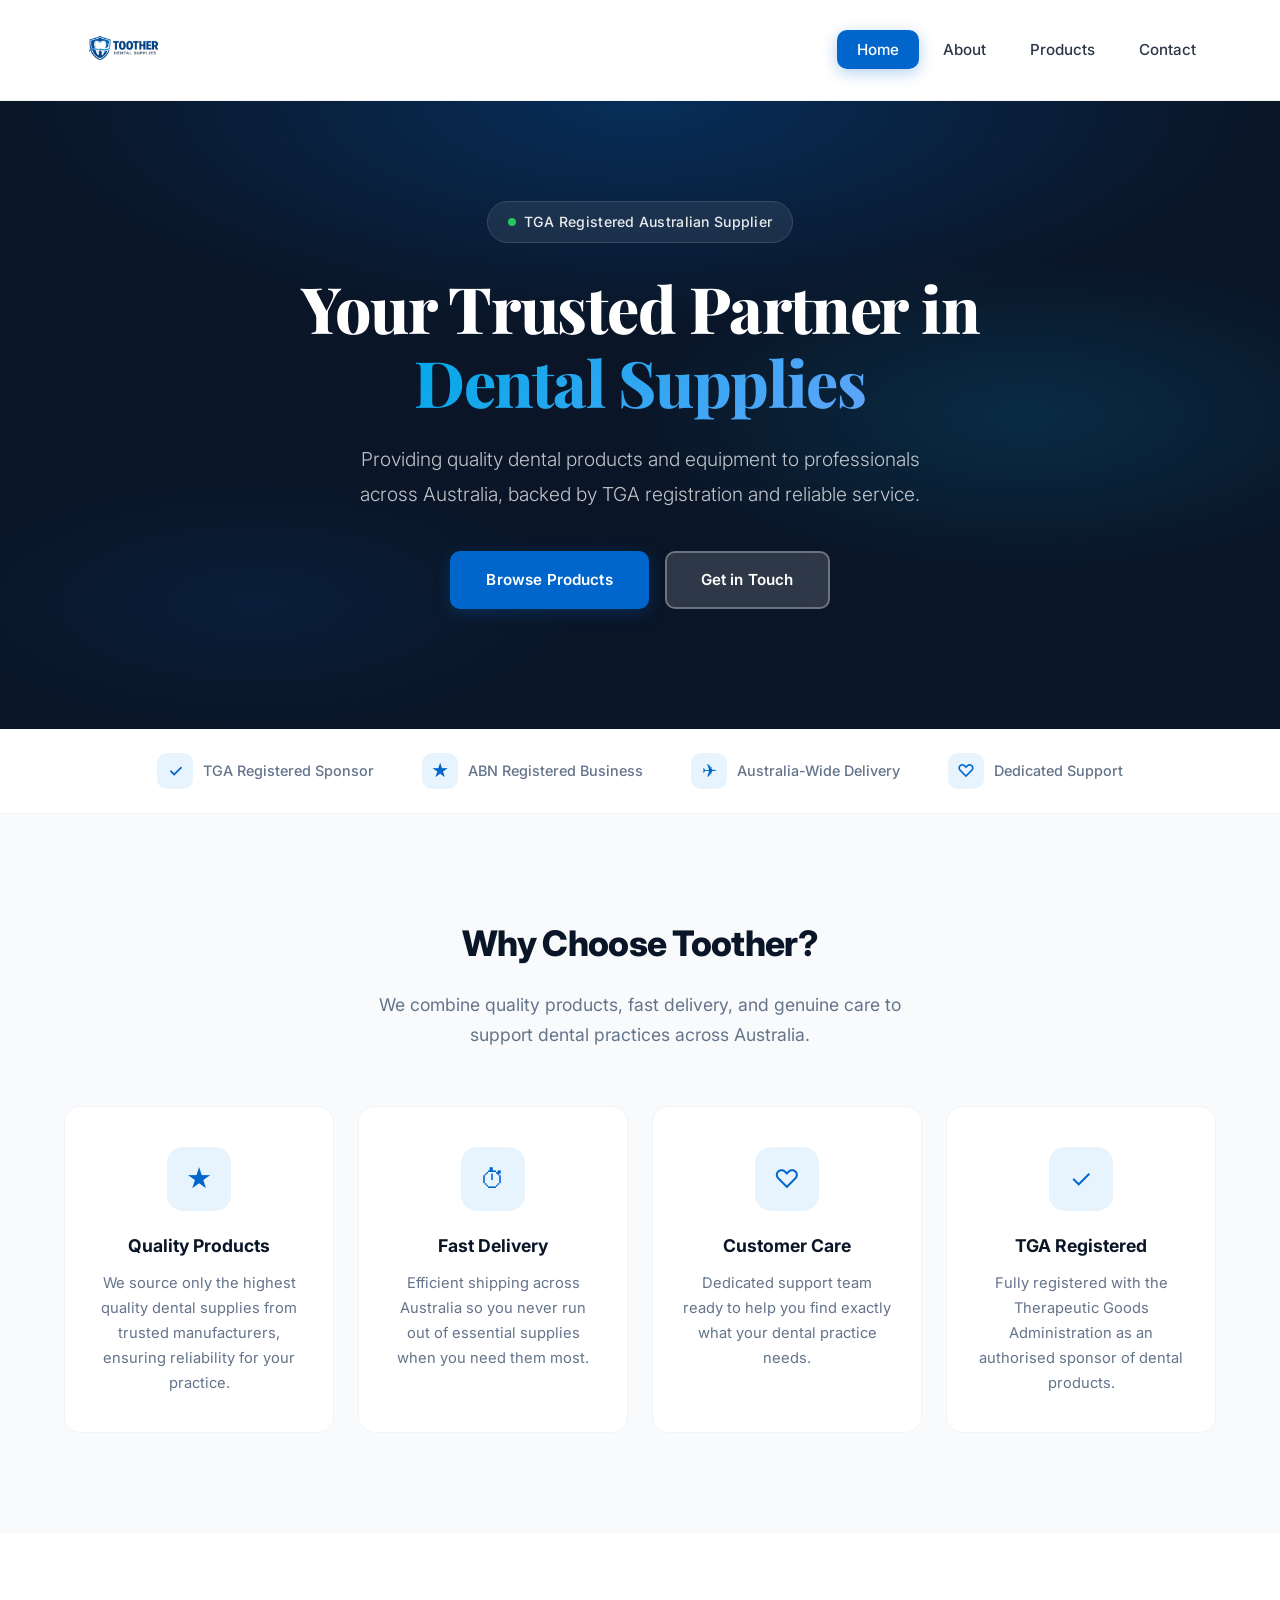
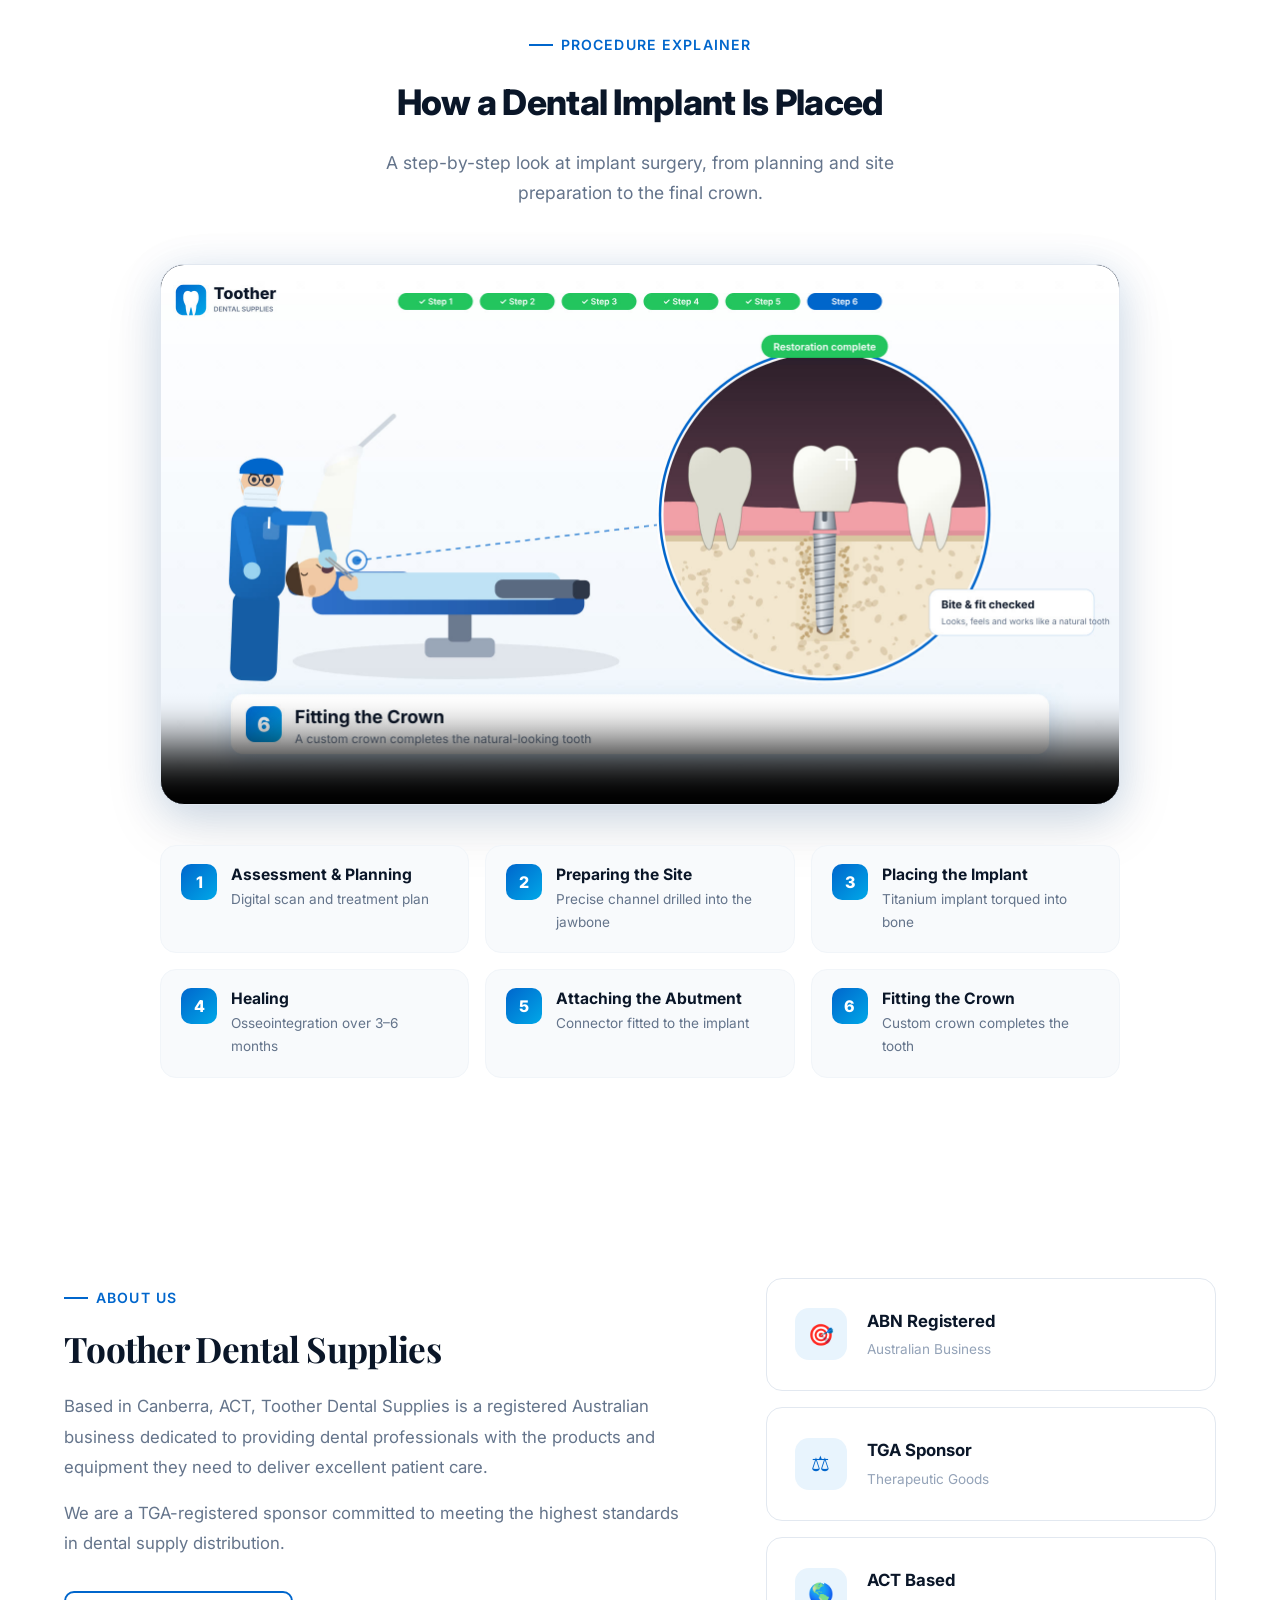
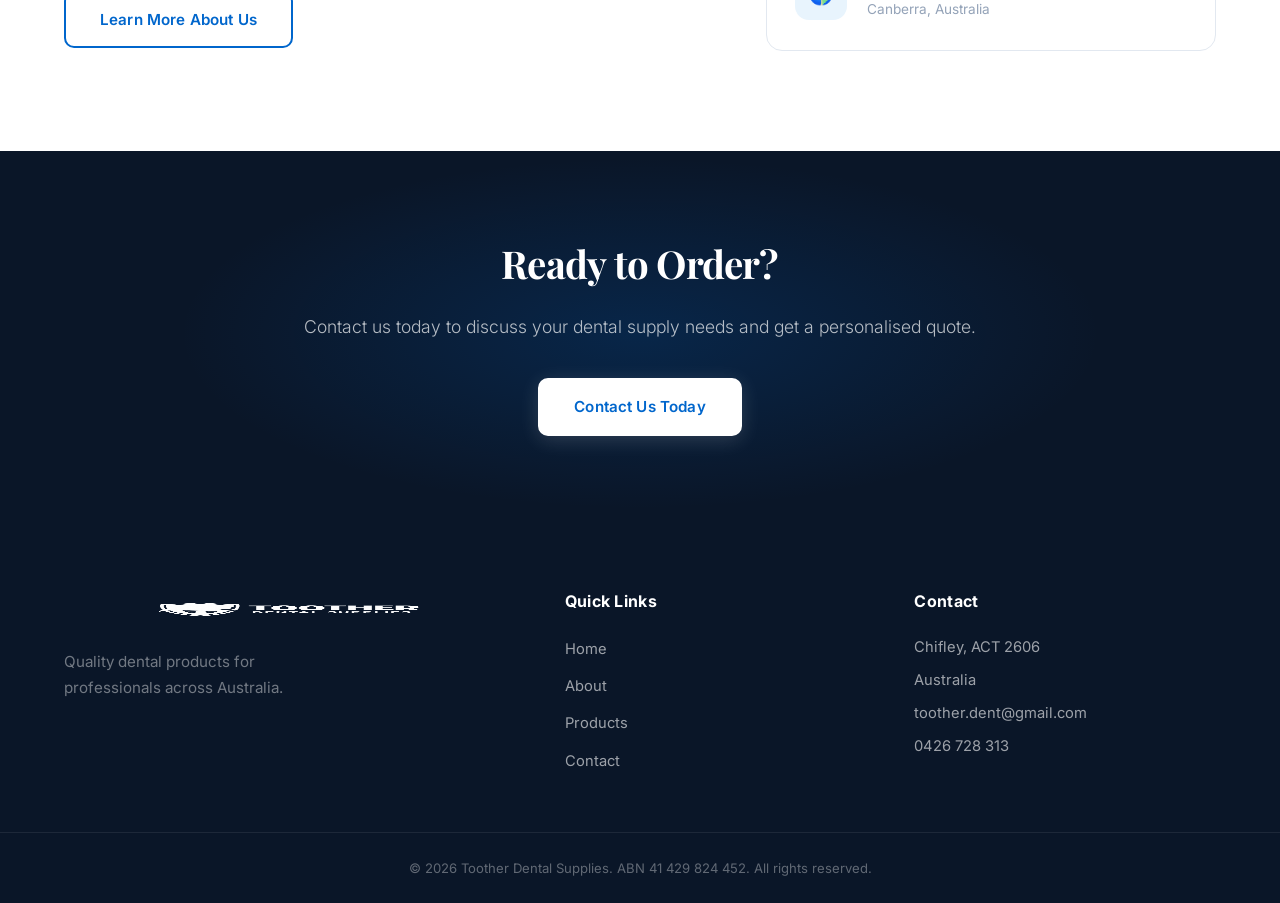
<file: index.html>
<!DOCTYPE html>
<html lang="en">
<head>
  <meta charset="UTF-8">
  <meta name="viewport" content="width=device-width, initial-scale=1.0">
  <meta name="description" content="Toother Dental Supplies - Quality dental products and supplies in Canberra, ACT. Trusted supplier for dental professionals across Australia.">
  <link rel="icon" type="image/png" sizes="32x32" href="images/favicon-32.png">
  <link rel="icon" type="image/png" sizes="16x16" href="images/favicon-16.png">
  <link rel="apple-touch-icon" href="images/apple-touch-icon.png">
  <link rel="stylesheet" href="css/style.css">
  <title>Toother Dental Supplies | Quality Dental Products Australia</title>
</head>
<body>

  <!-- Navigation -->
  <nav class="navbar">
    <div class="container nav-container">
      <a href="index.html" class="logo">
        <img src="images/logo.png" alt="Toother Dental Supplies" class="logo-img">
      </a>
      <button class="nav-toggle" aria-label="Toggle navigation">
        <span></span><span></span><span></span>
      </button>
      <ul class="nav-links">
        <li><a href="index.html" class="active">Home</a></li>
        <li><a href="about.html">About</a></li>
        <li><a href="products.html">Products</a></li>
        <li><a href="contact.html">Contact</a></li>
      </ul>
    </div>
  </nav>

  <!-- Hero Section -->
  <section class="hero">
    <div class="container hero-content">
      <div class="hero-badge">
        <span class="hero-badge-dot"></span>
        TGA Registered Australian Supplier
      </div>
      <h1>Your Trusted Partner in<br><span class="highlight">Dental Supplies</span></h1>
      <p>Providing quality dental products and equipment to professionals across Australia, backed by TGA registration and reliable service.</p>
      <div class="hero-buttons">
        <a href="products.html" class="btn btn-primary">Browse Products</a>
        <a href="contact.html" class="btn btn-secondary">Get in Touch</a>
      </div>
    </div>
  </section>

  <!-- Trust Bar -->
  <section class="trust-bar">
    <div class="container">
      <div class="trust-bar-content">
        <div class="trust-item">
          <div class="trust-icon">&#10003;</div>
          <span>TGA Registered Sponsor</span>
        </div>
        <div class="trust-item">
          <div class="trust-icon">&#9733;</div>
          <span>ABN Registered Business</span>
        </div>
        <div class="trust-item">
          <div class="trust-icon">&#9992;</div>
          <span>Australia-Wide Delivery</span>
        </div>
        <div class="trust-item">
          <div class="trust-icon">&#9825;</div>
          <span>Dedicated Support</span>
        </div>
      </div>
    </div>
  </section>

  <!-- Features Section -->
  <section class="features">
    <div class="container">
      <h2 class="section-title fade-up">Why Choose Toother?</h2>
      <p class="section-subtitle fade-up">We combine quality products, fast delivery, and genuine care to support dental practices across Australia.</p>
      <div class="features-grid">
        <div class="feature-card fade-up">
          <div class="feature-icon">&#9733;</div>
          <h3>Quality Products</h3>
          <p>We source only the highest quality dental supplies from trusted manufacturers, ensuring reliability for your practice.</p>
        </div>
        <div class="feature-card fade-up">
          <div class="feature-icon">&#9201;</div>
          <h3>Fast Delivery</h3>
          <p>Efficient shipping across Australia so you never run out of essential supplies when you need them most.</p>
        </div>
        <div class="feature-card fade-up">
          <div class="feature-icon">&#9825;</div>
          <h3>Customer Care</h3>
          <p>Dedicated support team ready to help you find exactly what your dental practice needs.</p>
        </div>
        <div class="feature-card fade-up">
          <div class="feature-icon">&#10003;</div>
          <h3>TGA Registered</h3>
          <p>Fully registered with the Therapeutic Goods Administration as an authorised sponsor of dental products.</p>
        </div>
      </div>
    </div>
  </section>

  <!-- Procedure Video -->
  <section class="video-section">
    <div class="container">
      <div class="about-label video-label fade-up">Procedure Explainer</div>
      <h2 class="section-title fade-up">How a Dental Implant Is Placed</h2>
      <p class="section-subtitle fade-up">A step-by-step look at implant surgery, from planning and site preparation to the final crown.</p>
      <div class="video-wrap fade-up">
        <video class="procedure-video" controls playsinline preload="metadata" poster="videos/dental-implant-procedure-poster.jpg" aria-label="Animated explainer: how a dental implant is placed">
          <source src="videos/dental-implant-procedure.mp4" type="video/mp4">
          Your browser does not support embedded video. <a href="videos/dental-implant-procedure.mp4">Download the video</a> instead.
        </video>
      </div>
      <ol class="video-steps fade-up">
        <li><span class="video-step-num">1</span><span><strong>Assessment &amp; Planning</strong><small>Digital scan and treatment plan</small></span></li>
        <li><span class="video-step-num">2</span><span><strong>Preparing the Site</strong><small>Precise channel drilled into the jawbone</small></span></li>
        <li><span class="video-step-num">3</span><span><strong>Placing the Implant</strong><small>Titanium implant torqued into bone</small></span></li>
        <li><span class="video-step-num">4</span><span><strong>Healing</strong><small>Osseointegration over 3&ndash;6 months</small></span></li>
        <li><span class="video-step-num">5</span><span><strong>Attaching the Abutment</strong><small>Connector fitted to the implant</small></span></li>
        <li><span class="video-step-num">6</span><span><strong>Fitting the Crown</strong><small>Custom crown completes the tooth</small></span></li>
      </ol>
    </div>
  </section>

  <!-- About Preview -->
  <section class="about-preview">
    <div class="container about-preview-content">
      <div class="about-text fade-up">
        <div class="about-label">About Us</div>
        <h2>Toother Dental Supplies</h2>
        <p>Based in Canberra, ACT, Toother Dental Supplies is a registered Australian business dedicated to providing dental professionals with the products and equipment they need to deliver excellent patient care.</p>
        <p>We are a TGA-registered sponsor committed to meeting the highest standards in dental supply distribution.</p>
        <a href="about.html" class="btn btn-outline">Learn More About Us</a>
      </div>
      <div class="about-stats fade-up">
        <div class="stat">
          <div class="stat-icon">&#127919;</div>
          <div>
            <span class="stat-number">ABN Registered</span>
            <span class="stat-label">Australian Business</span>
          </div>
        </div>
        <div class="stat">
          <div class="stat-icon">&#9878;</div>
          <div>
            <span class="stat-number">TGA Sponsor</span>
            <span class="stat-label">Therapeutic Goods</span>
          </div>
        </div>
        <div class="stat">
          <div class="stat-icon">&#127758;</div>
          <div>
            <span class="stat-number">ACT Based</span>
            <span class="stat-label">Canberra, Australia</span>
          </div>
        </div>
      </div>
    </div>
  </section>

  <!-- CTA Section -->
  <section class="cta">
    <div class="container fade-up">
      <h2>Ready to Order?</h2>
      <p>Contact us today to discuss your dental supply needs and get a personalised quote.</p>
      <a href="contact.html" class="btn btn-primary">Contact Us Today</a>
    </div>
  </section>

  <!-- Footer -->
  <footer class="footer">
    <div class="container footer-content">
      <div class="footer-brand">
        <img src="images/logo.png" alt="Toother Dental Supplies" class="footer-logo">
        <p>Quality dental products for professionals across Australia.</p>
      </div>
      <div class="footer-links">
        <h4>Quick Links</h4>
        <ul>
          <li><a href="index.html">Home</a></li>
          <li><a href="about.html">About</a></li>
          <li><a href="products.html">Products</a></li>
          <li><a href="contact.html">Contact</a></li>
        </ul>
      </div>
      <div class="footer-contact">
        <h4>Contact</h4>
        <p>Chifley, ACT 2606</p>
        <p>Australia</p>
        <a href="mailto:toother.dent@gmail.com">toother.dent@gmail.com</a>
        <a href="tel:0426728313">0426 728 313</a>
      </div>
    </div>
    <div class="footer-bottom">
      <div class="container">
        <p>&copy; 2026 Toother Dental Supplies. ABN 41 429 824 452. All rights reserved.</p>
      </div>
    </div>
  </footer>

  <script src="js/main.js"></script>
</body>
</html>
</file>
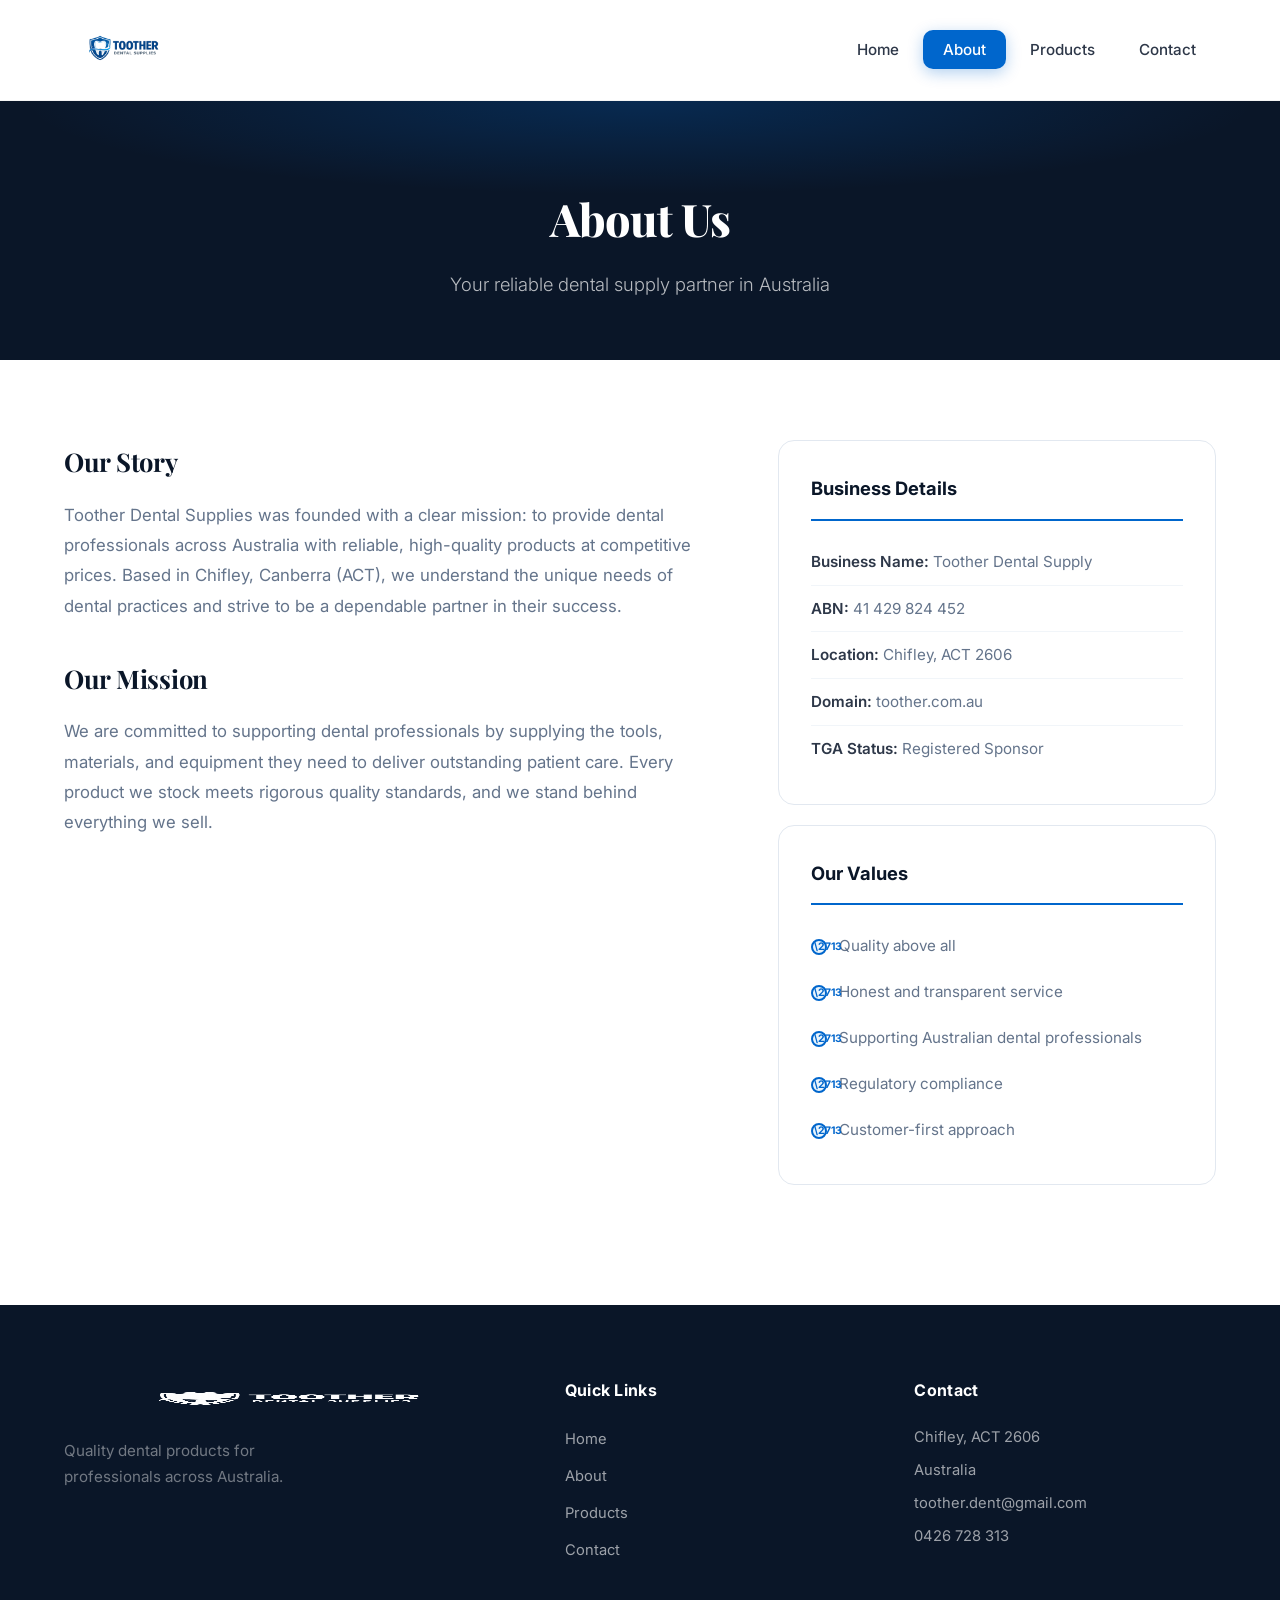
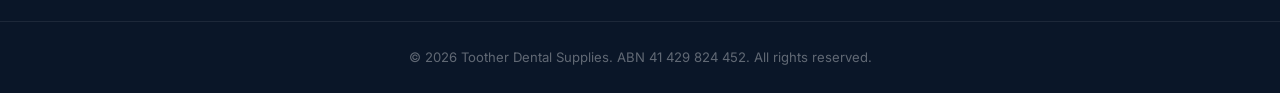
<file: about.html>
<!DOCTYPE html>
<html lang="en">
<head>
  <meta charset="UTF-8">
  <meta name="viewport" content="width=device-width, initial-scale=1.0">
  <meta name="description" content="Learn about Toother Dental Supplies - a TGA registered dental supplier based in Canberra, ACT.">
  <link rel="icon" type="image/png" sizes="32x32" href="images/favicon-32.png">
  <link rel="icon" type="image/png" sizes="16x16" href="images/favicon-16.png">
  <link rel="apple-touch-icon" href="images/apple-touch-icon.png">
  <link rel="stylesheet" href="css/style.css">
  <title>About Us | Toother Dental Supplies</title>
</head>
<body>

  <!-- Navigation -->
  <nav class="navbar">
    <div class="container nav-container">
      <a href="index.html" class="logo">
        <img src="images/logo.png" alt="Toother Dental Supplies" class="logo-img">
      </a>
      <button class="nav-toggle" aria-label="Toggle navigation">
        <span></span><span></span><span></span>
      </button>
      <ul class="nav-links">
        <li><a href="index.html">Home</a></li>
        <li><a href="about.html" class="active">About</a></li>
        <li><a href="products.html">Products</a></li>
        <li><a href="contact.html">Contact</a></li>
      </ul>
    </div>
  </nav>

  <!-- Page Header -->
  <section class="page-header">
    <div class="container">
      <h1>About Us</h1>
      <p>Your reliable dental supply partner in Australia</p>
    </div>
  </section>

  <!-- About Content -->
  <section class="about-section">
    <div class="container">
      <div class="about-grid">
        <div class="about-main">
          <h2 class="fade-up">Our Story</h2>
          <p class="fade-up">Toother Dental Supplies was founded with a clear mission: to provide dental professionals across Australia with reliable, high-quality products at competitive prices. Based in Chifley, Canberra (ACT), we understand the unique needs of dental practices and strive to be a dependable partner in their success.</p>

          <h2 class="fade-up">Our Mission</h2>
          <p class="fade-up">We are committed to supporting dental professionals by supplying the tools, materials, and equipment they need to deliver outstanding patient care. Every product we stock meets rigorous quality standards, and we stand behind everything we sell.</p>

          <h2 class="fade-up">TGA Registration</h2>
          <p class="fade-up">Toother Dental Supplies is registered with the Therapeutic Goods Administration (TGA) as an authorised sponsor. This means we meet the regulatory requirements for the supply of therapeutic goods in Australia, giving you confidence in the products we provide.</p>
        </div>
        <div class="about-sidebar">
          <div class="info-card fade-up">
            <h3>Business Details</h3>
            <ul class="info-list">
              <li><strong>Business Name:</strong> Toother Dental Supply</li>
              <li><strong>ABN:</strong> 41 429 824 452</li>
              <li><strong>Location:</strong> Chifley, ACT 2606</li>
              <li><strong>Domain:</strong> toother.com.au</li>
              <li><strong>TGA Status:</strong> Registered Sponsor</li>
            </ul>
          </div>
          <div class="info-card fade-up">
            <h3>Our Values</h3>
            <ul class="values-list">
              <li>Quality above all</li>
              <li>Honest and transparent service</li>
              <li>Supporting Australian dental professionals</li>
              <li>Regulatory compliance</li>
              <li>Customer-first approach</li>
            </ul>
          </div>
        </div>
      </div>
    </div>
  </section>

  <!-- Footer -->
  <footer class="footer">
    <div class="container footer-content">
      <div class="footer-brand">
        <img src="images/logo.png" alt="Toother Dental Supplies" class="footer-logo">
        <p>Quality dental products for professionals across Australia.</p>
      </div>
      <div class="footer-links">
        <h4>Quick Links</h4>
        <ul>
          <li><a href="index.html">Home</a></li>
          <li><a href="about.html">About</a></li>
          <li><a href="products.html">Products</a></li>
          <li><a href="contact.html">Contact</a></li>
        </ul>
      </div>
      <div class="footer-contact">
        <h4>Contact</h4>
        <p>Chifley, ACT 2606</p>
        <p>Australia</p>
        <a href="mailto:toother.dent@gmail.com">toother.dent@gmail.com</a>
        <a href="tel:0426728313">0426 728 313</a>
      </div>
    </div>
    <div class="footer-bottom">
      <div class="container">
        <p>&copy; 2026 Toother Dental Supplies. ABN 41 429 824 452. All rights reserved.</p>
      </div>
    </div>
  </footer>

  <script src="js/main.js"></script>
</body>
</html>
</file>
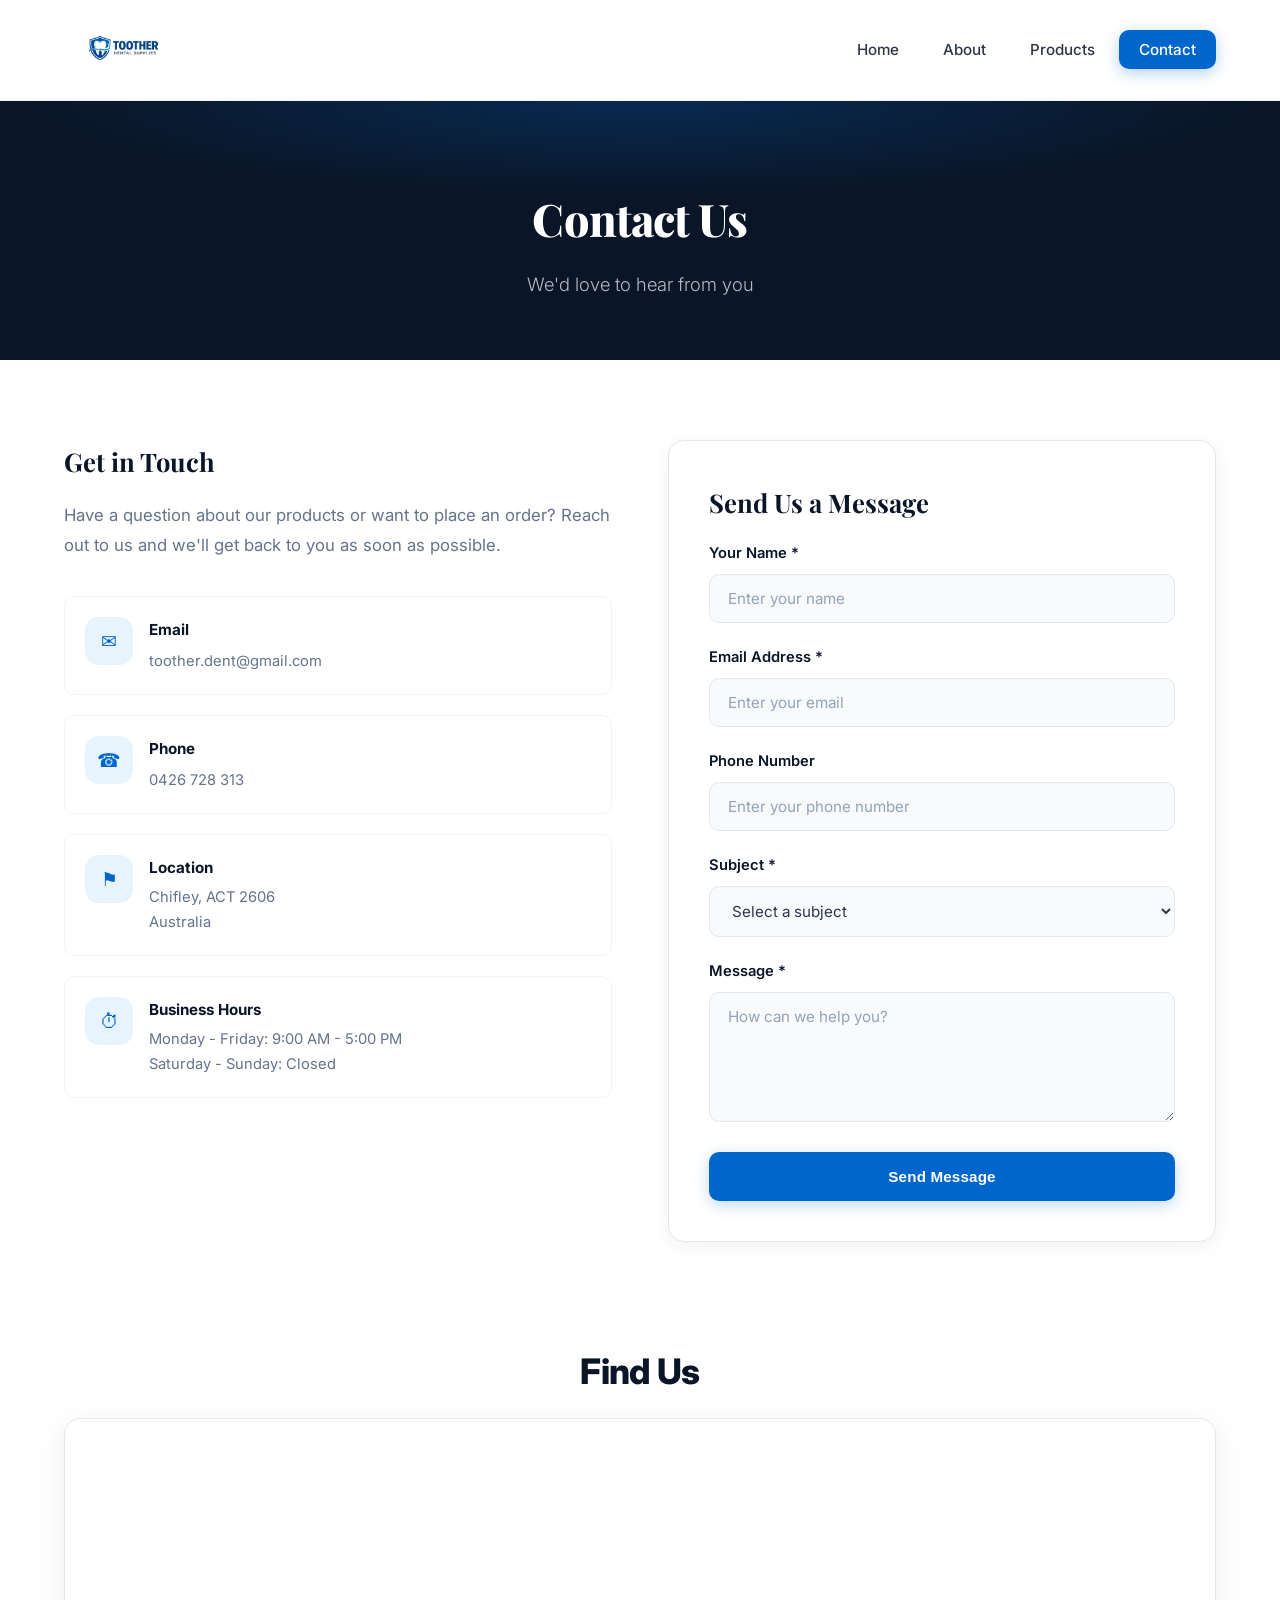
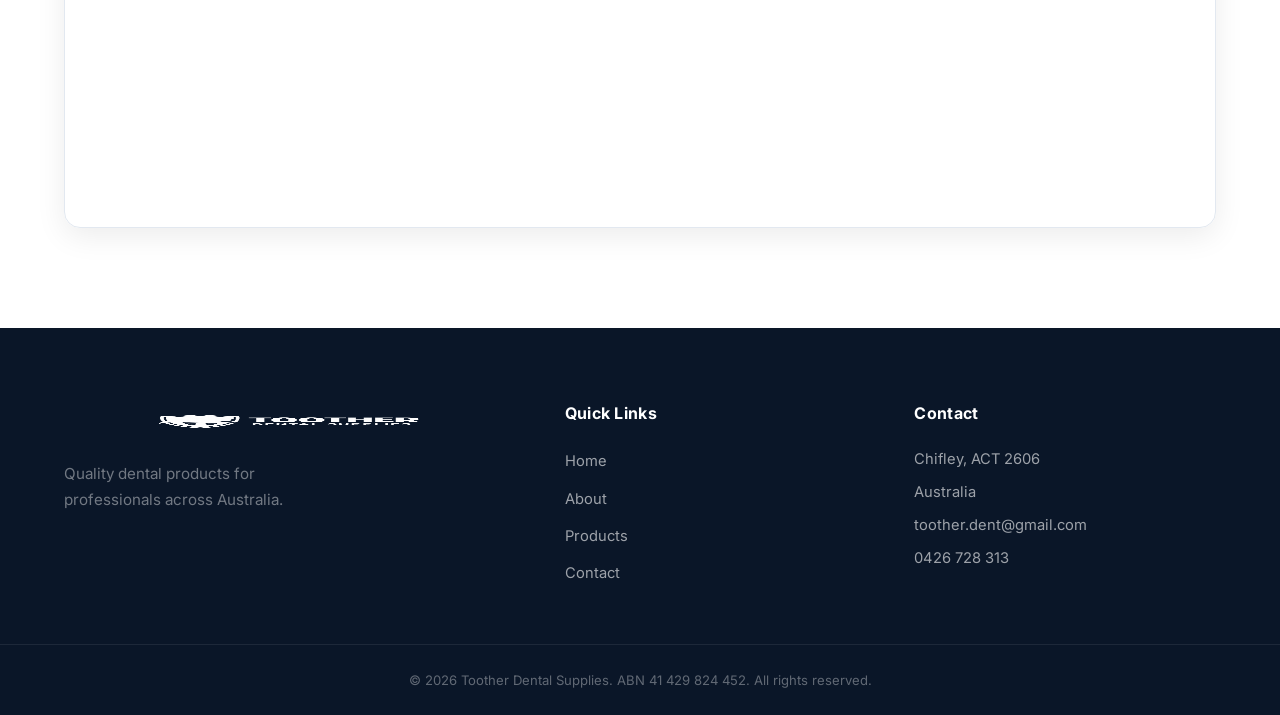
<file: contact.html>
<!DOCTYPE html>
<html lang="en">
<head>
  <meta charset="UTF-8">
  <meta name="viewport" content="width=device-width, initial-scale=1.0">
  <meta name="description" content="Contact Toother Dental Supplies - get in touch for dental product enquiries, quotes and orders.">
  <link rel="icon" type="image/png" sizes="32x32" href="images/favicon-32.png">
  <link rel="icon" type="image/png" sizes="16x16" href="images/favicon-16.png">
  <link rel="apple-touch-icon" href="images/apple-touch-icon.png">
  <link rel="stylesheet" href="css/style.css">
  <title>Contact Us | Toother Dental Supplies</title>
</head>
<body>

  <!-- Navigation -->
  <nav class="navbar">
    <div class="container nav-container">
      <a href="index.html" class="logo">
        <img src="images/logo.png" alt="Toother Dental Supplies" class="logo-img">
      </a>
      <button class="nav-toggle" aria-label="Toggle navigation">
        <span></span><span></span><span></span>
      </button>
      <ul class="nav-links">
        <li><a href="index.html">Home</a></li>
        <li><a href="about.html">About</a></li>
        <li><a href="products.html">Products</a></li>
        <li><a href="contact.html" class="active">Contact</a></li>
      </ul>
    </div>
  </nav>

  <!-- Page Header -->
  <section class="page-header">
    <div class="container">
      <h1>Contact Us</h1>
      <p>We'd love to hear from you</p>
    </div>
  </section>

  <!-- Contact Section -->
  <section class="contact-section">
    <div class="container">
      <div class="contact-grid">

        <div class="contact-info fade-up">
          <h2>Get in Touch</h2>
          <p>Have a question about our products or want to place an order? Reach out to us and we'll get back to you as soon as possible.</p>

          <div class="contact-details">
            <div class="contact-item">
              <div class="contact-icon">&#9993;</div>
              <div>
                <h4>Email</h4>
                <a href="mailto:toother.dent@gmail.com">toother.dent@gmail.com</a>
              </div>
            </div>

            <div class="contact-item">
              <div class="contact-icon">&#9742;</div>
              <div>
                <h4>Phone</h4>
                <a href="tel:0426728313">0426 728 313</a>
              </div>
            </div>

            <div class="contact-item">
              <div class="contact-icon">&#9873;</div>
              <div>
                <h4>Location</h4>
                <p>Chifley, ACT 2606<br>Australia</p>
              </div>
            </div>

            <div class="contact-item">
              <div class="contact-icon">&#9201;</div>
              <div>
                <h4>Business Hours</h4>
                <p>Monday - Friday: 9:00 AM - 5:00 PM<br>Saturday - Sunday: Closed</p>
              </div>
            </div>
          </div>
        </div>

        <div class="contact-form-wrapper fade-up">
          <h2>Send Us a Message</h2>
          <form class="contact-form" id="contactForm" action="https://formspree.io/f/your-form-id" method="POST">
            <div class="form-group">
              <label for="name">Your Name *</label>
              <input type="text" id="name" name="name" required placeholder="Enter your name">
            </div>
            <div class="form-group">
              <label for="email">Email Address *</label>
              <input type="email" id="email" name="email" required placeholder="Enter your email">
            </div>
            <div class="form-group">
              <label for="phone">Phone Number</label>
              <input type="tel" id="phone" name="phone" placeholder="Enter your phone number">
            </div>
            <div class="form-group">
              <label for="subject">Subject *</label>
              <select id="subject" name="subject" required>
                <option value="">Select a subject</option>
                <option value="product-enquiry">Product Enquiry</option>
                <option value="quote-request">Quote Request</option>
                <option value="order-status">Order Status</option>
                <option value="general">General Enquiry</option>
              </select>
            </div>
            <div class="form-group">
              <label for="message">Message *</label>
              <textarea id="message" name="message" rows="5" required placeholder="How can we help you?"></textarea>
            </div>
            <button type="submit" class="btn btn-primary btn-full">Send Message</button>
          </form>
        </div>

      </div>
    </div>
  </section>

  <!-- Map Section -->
  <section class="map-section">
    <div class="container">
      <h2 class="section-title">Find Us</h2>
      <div class="map-wrapper">
        <iframe
          src="https://www.google.com/maps/embed?pb=!1m18!1m12!1m3!1d3257.5!2d149.0967!3d-35.3506!2m3!1f0!2f0!3f0!3m2!1i1024!2i768!4f13.1!3m3!1m2!1s0x0%3A0x0!2zMzXCsDIxJzAyLjIiUyAxNDnCsDA1JzQ4LjEiRQ!5e0!3m2!1sen!2sau!4v1"
          width="100%"
          height="400"
          style="border:0; border-radius: 16px;"
          allowfullscreen=""
          loading="lazy"
          referrerpolicy="no-referrer-when-downgrade"
          title="Toother Dental Supplies Location">
        </iframe>
      </div>
    </div>
  </section>

  <!-- Footer -->
  <footer class="footer">
    <div class="container footer-content">
      <div class="footer-brand">
        <img src="images/logo.png" alt="Toother Dental Supplies" class="footer-logo">
        <p>Quality dental products for professionals across Australia.</p>
      </div>
      <div class="footer-links">
        <h4>Quick Links</h4>
        <ul>
          <li><a href="index.html">Home</a></li>
          <li><a href="about.html">About</a></li>
          <li><a href="products.html">Products</a></li>
          <li><a href="contact.html">Contact</a></li>
        </ul>
      </div>
      <div class="footer-contact">
        <h4>Contact</h4>
        <p>Chifley, ACT 2606</p>
        <p>Australia</p>
        <a href="mailto:toother.dent@gmail.com">toother.dent@gmail.com</a>
        <a href="tel:0426728313">0426 728 313</a>
      </div>
    </div>
    <div class="footer-bottom">
      <div class="container">
        <p>&copy; 2026 Toother Dental Supplies. ABN 41 429 824 452. All rights reserved.</p>
      </div>
    </div>
  </footer>

  <script src="js/main.js"></script>
</body>
</html>
</file>
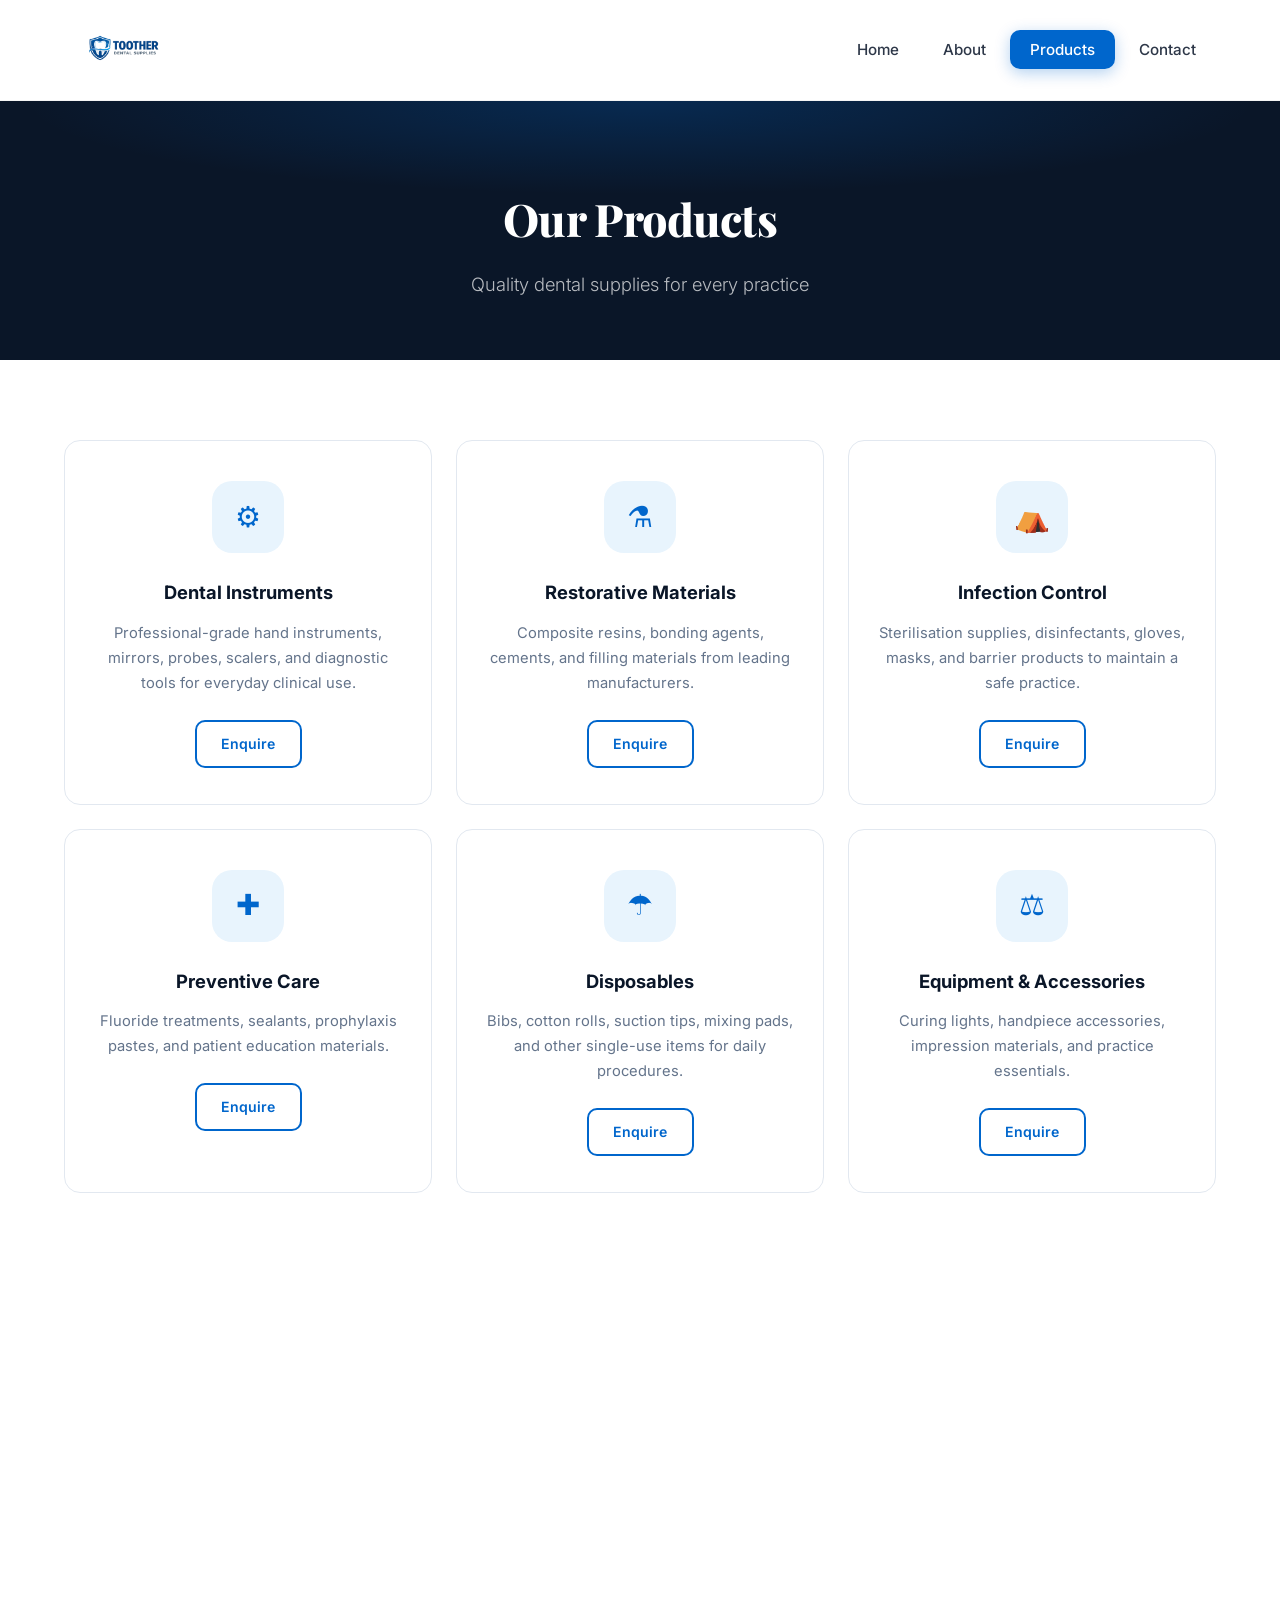
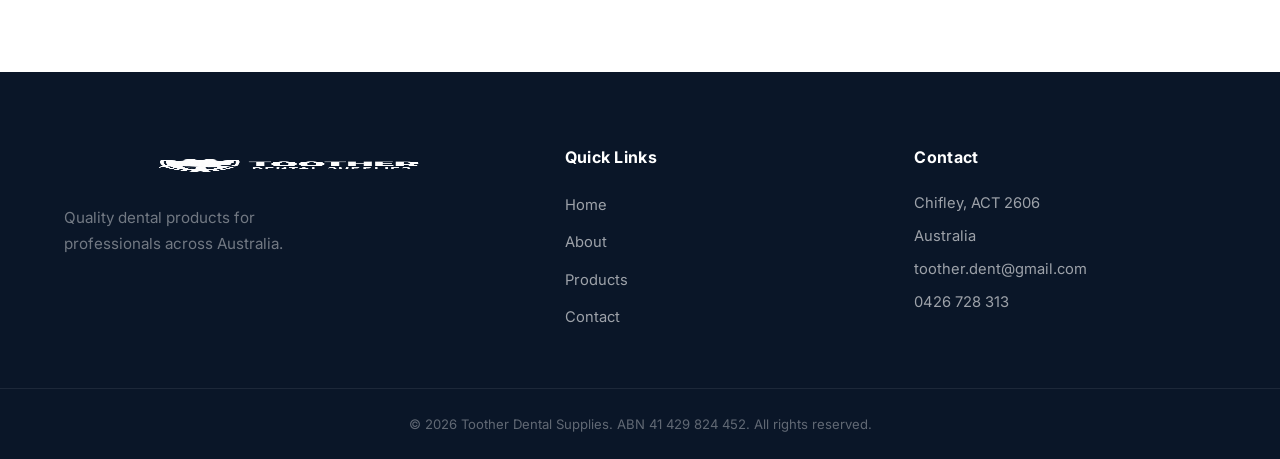
<file: products.html>
<!DOCTYPE html>
<html lang="en">
<head>
  <meta charset="UTF-8">
  <meta name="viewport" content="width=device-width, initial-scale=1.0">
  <meta name="description" content="Browse dental supplies and products from Toother Dental Supplies - instruments, consumables, hygiene products and more.">
  <link rel="icon" type="image/png" sizes="32x32" href="images/favicon-32.png">
  <link rel="icon" type="image/png" sizes="16x16" href="images/favicon-16.png">
  <link rel="apple-touch-icon" href="images/apple-touch-icon.png">
  <link rel="stylesheet" href="css/style.css">
  <title>Products | Toother Dental Supplies</title>
</head>
<body>

  <!-- Navigation -->
  <nav class="navbar">
    <div class="container nav-container">
      <a href="index.html" class="logo">
        <img src="images/logo.png" alt="Toother Dental Supplies" class="logo-img">
      </a>
      <button class="nav-toggle" aria-label="Toggle navigation">
        <span></span><span></span><span></span>
      </button>
      <ul class="nav-links">
        <li><a href="index.html">Home</a></li>
        <li><a href="about.html">About</a></li>
        <li><a href="products.html" class="active">Products</a></li>
        <li><a href="contact.html">Contact</a></li>
      </ul>
    </div>
  </nav>

  <!-- Page Header -->
  <section class="page-header">
    <div class="container">
      <h1>Our Products</h1>
      <p>Quality dental supplies for every practice</p>
    </div>
  </section>

  <!-- Products Section -->
  <section class="products-section">
    <div class="container">
      <div class="products-grid">

        <div class="product-card fade-up">
          <div class="product-icon">&#9881;</div>
          <h3>Dental Instruments</h3>
          <p>Professional-grade hand instruments, mirrors, probes, scalers, and diagnostic tools for everyday clinical use.</p>
          <a href="contact.html" class="btn btn-outline btn-small">Enquire</a>
        </div>

        <div class="product-card fade-up">
          <div class="product-icon">&#9879;</div>
          <h3>Restorative Materials</h3>
          <p>Composite resins, bonding agents, cements, and filling materials from leading manufacturers.</p>
          <a href="contact.html" class="btn btn-outline btn-small">Enquire</a>
        </div>

        <div class="product-card fade-up">
          <div class="product-icon">&#9978;</div>
          <h3>Infection Control</h3>
          <p>Sterilisation supplies, disinfectants, gloves, masks, and barrier products to maintain a safe practice.</p>
          <a href="contact.html" class="btn btn-outline btn-small">Enquire</a>
        </div>

        <div class="product-card fade-up">
          <div class="product-icon">&#10010;</div>
          <h3>Preventive Care</h3>
          <p>Fluoride treatments, sealants, prophylaxis pastes, and patient education materials.</p>
          <a href="contact.html" class="btn btn-outline btn-small">Enquire</a>
        </div>

        <div class="product-card fade-up">
          <div class="product-icon">&#9730;</div>
          <h3>Disposables</h3>
          <p>Bibs, cotton rolls, suction tips, mixing pads, and other single-use items for daily procedures.</p>
          <a href="contact.html" class="btn btn-outline btn-small">Enquire</a>
        </div>

        <div class="product-card fade-up">
          <div class="product-icon">&#9878;</div>
          <h3>Equipment & Accessories</h3>
          <p>Curing lights, handpiece accessories, impression materials, and practice essentials.</p>
          <a href="contact.html" class="btn btn-outline btn-small">Enquire</a>
        </div>

      </div>

      <div class="products-cta fade-up">
        <h2>Can't find what you need?</h2>
        <p>We can source a wide range of dental products. Contact us with your requirements and we'll do our best to help.</p>
        <a href="contact.html" class="btn btn-primary">Request a Quote</a>
      </div>
    </div>
  </section>

  <!-- Footer -->
  <footer class="footer">
    <div class="container footer-content">
      <div class="footer-brand">
        <img src="images/logo.png" alt="Toother Dental Supplies" class="footer-logo">
        <p>Quality dental products for professionals across Australia.</p>
      </div>
      <div class="footer-links">
        <h4>Quick Links</h4>
        <ul>
          <li><a href="index.html">Home</a></li>
          <li><a href="about.html">About</a></li>
          <li><a href="products.html">Products</a></li>
          <li><a href="contact.html">Contact</a></li>
        </ul>
      </div>
      <div class="footer-contact">
        <h4>Contact</h4>
        <p>Chifley, ACT 2606</p>
        <p>Australia</p>
        <a href="mailto:toother.dent@gmail.com">toother.dent@gmail.com</a>
        <a href="tel:0426728313">0426 728 313</a>
      </div>
    </div>
    <div class="footer-bottom">
      <div class="container">
        <p>&copy; 2026 Toother Dental Supplies. ABN 41 429 824 452. All rights reserved.</p>
      </div>
    </div>
  </footer>

  <script src="js/main.js"></script>
</body>
</html>
</file>
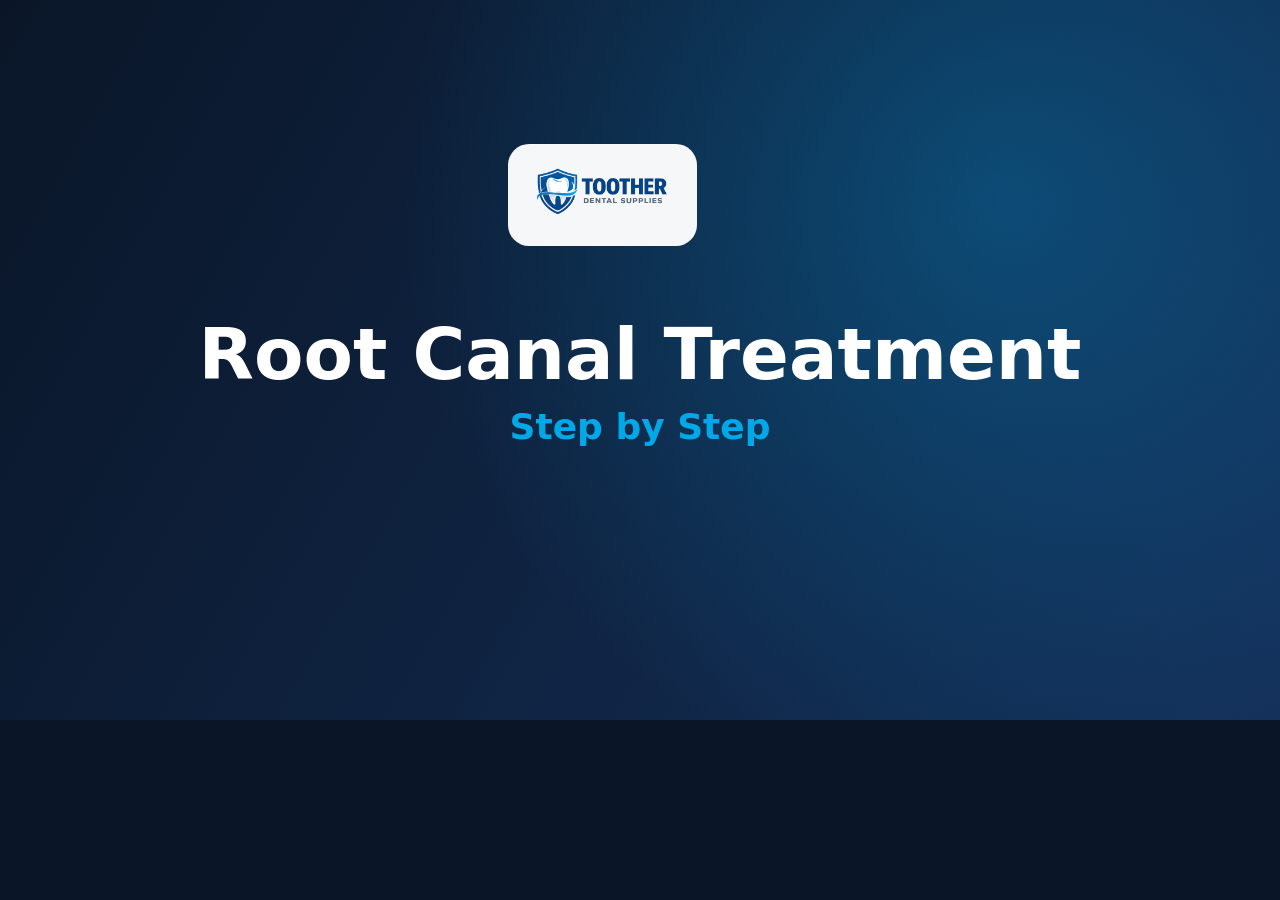
<file: videos/source/root-canal-animation.html>
<!DOCTYPE html>
<html lang="en">
<head>
<meta charset="UTF-8">
<title>Root Canal Treatment – animation source</title>
<style>
  html, body { margin: 0; background: #0a1628; }
  canvas { display: block; }
</style>
</head>
<body>
<canvas id="c" width="1280" height="720"></canvas>
<script>
/*
  Toother Dental Supplies – "Root Canal Treatment, Step by Step"
  Deterministic canvas animation. render(t) draws the frame at time t (seconds).
  Rendered to MP4/WebM by videos/source/render.js (Playwright + ffmpeg).
  Open this file in a browser to preview it in real time.
*/
var W = 1280, H = 720, DURATION = 46;
var canvas = document.getElementById('c');
var ctx = canvas.getContext('2d');

var C = {
  primary: '#0066cc', primaryDark: '#004d99', accent: '#00a8e8', dark: '#0a1628',
  darkLight: '#1a2740', text: '#2d3748', textLight: '#64748b', light: '#f8fafc',
  white: '#ffffff', border: '#e2e8f0',
  enamel: '#f7f4ef', enamelShade: '#e4ded4', dentin: '#f0dfbe', dentinShade: '#d9c39a',
  pulp: '#d9485c', pulpDark: '#7a1f2d', infected: '#5d1a24', gum: '#ec8e9b', gumDark: '#d9707f',
  bone: '#f1e6d2', gp: '#e4866c', gpDark: '#c8644c', dam: '#2a7de1', steel: '#c9d1d9', steelDark: '#7d8794',
  skin: '#f3c9a8', skinDark: '#e0ad88', scrubs: '#2f8fd6', scrubsDark: '#206ba6', chair: '#3b5b8c', chairDark: '#28415f'
};

var FONT = 'Inter, "Inter Display", "DejaVu Sans", Arial, sans-serif';

var logo = new Image();
logo.src = '../../images/logo.png';

// --- helpers -----------------------------------------------------------------
function clamp01(x) { return x < 0 ? 0 : x > 1 ? 1 : x; }
function ease(x) { x = clamp01(x); return x * x * (3 - 2 * x); }
function easeOut(x) { x = clamp01(x); return 1 - Math.pow(1 - x, 3); }
function seg(t, a, b) { return ease((t - a) / (b - a)); }
function lerp(a, b, x) { return a + (b - a) * x; }
function rr(x, y, w, h, r) {
  ctx.beginPath();
  ctx.moveTo(x + r, y); ctx.arcTo(x + w, y, x + w, y + h, r); ctx.arcTo(x + w, y + h, x, y + h, r);
  ctx.arcTo(x, y + h, x, y, r); ctx.arcTo(x, y, x + w, y, r); ctx.closePath();
}
function circle(x, y, r) { ctx.beginPath(); ctx.arc(x, y, r, 0, Math.PI * 2); ctx.closePath(); }
function text(s, x, y, size, color, weight, align) {
  ctx.font = (weight || 600) + ' ' + size + 'px ' + FONT;
  ctx.fillStyle = color; ctx.textAlign = align || 'left'; ctx.textBaseline = 'middle';
  ctx.fillText(s, x, y);
}
function wrapText(s, x, y, maxW, lineH, size, color, weight, align) {
  ctx.font = (weight || 400) + ' ' + size + 'px ' + FONT;
  var words = s.split(' '), line = '', lines = [];
  for (var i = 0; i < words.length; i++) {
    var test = line ? line + ' ' + words[i] : words[i];
    if (ctx.measureText(test).width > maxW && line) { lines.push(line); line = words[i]; } else line = test;
  }
  if (line) lines.push(line);
  for (var j = 0; j < lines.length; j++) text(lines[j], x, y + j * lineH, size, color, weight, align);
  return lines.length;
}

// --- backgrounds ---------------------------------------------------------------
function softBackground() {
  var g = ctx.createLinearGradient(0, 0, W, H);
  g.addColorStop(0, '#eef6fd'); g.addColorStop(1, '#f8fafc');
  ctx.fillStyle = g; ctx.fillRect(0, 0, W, H);
  ctx.globalAlpha = 0.5;
  var r1 = ctx.createRadialGradient(1050, 120, 0, 1050, 120, 420);
  r1.addColorStop(0, 'rgba(0,168,232,0.25)'); r1.addColorStop(1, 'rgba(0,168,232,0)');
  ctx.fillStyle = r1; ctx.fillRect(0, 0, W, H);
  var r2 = ctx.createRadialGradient(200, 650, 0, 200, 650, 420);
  r2.addColorStop(0, 'rgba(0,102,204,0.18)'); r2.addColorStop(1, 'rgba(0,102,204,0)');
  ctx.fillStyle = r2; ctx.fillRect(0, 0, W, H);
  ctx.globalAlpha = 1;
}
function darkBackground() {
  var g = ctx.createLinearGradient(0, 0, W, H);
  g.addColorStop(0, '#0a1628'); g.addColorStop(1, '#14305a');
  ctx.fillStyle = g; ctx.fillRect(0, 0, W, H);
  var r1 = ctx.createRadialGradient(1000, 200, 0, 1000, 200, 600);
  r1.addColorStop(0, 'rgba(0,168,232,0.28)'); r1.addColorStop(1, 'rgba(0,168,232,0)');
  ctx.fillStyle = r1; ctx.fillRect(0, 0, W, H);
}

function brandMark(x, y, h, dark) {
  // Toother logo (image) with text fallback.
  if (logo.complete && logo.naturalWidth) {
    var w = h * logo.naturalWidth / logo.naturalHeight;
    if (dark) {
      rr(x + h * 0.12, y + h * 0.16, w - h * 0.24, h * 0.68, h * 0.14);
      ctx.fillStyle = 'rgba(255,255,255,0.96)'; ctx.fill();
    }
    ctx.drawImage(logo, x, y, w, h);
  } else {
    text('Toother Dental Supplies', x, y + h / 2, h * 0.5, dark ? C.white : C.primary, 800);
  }
}

// --- the tooth ---------------------------------------------------------------
// Local coordinates: origin at the cervical line (gum level), y grows downwards.
function toothOutline() {
  ctx.beginPath();
  ctx.moveTo(-66, 0);
  ctx.bezierCurveTo(-74, -40, -72, -80, -48, -112);        // left crown wall
  ctx.bezierCurveTo(-34, -126, -22, -96, -12, -100);       // left cusp
  ctx.bezierCurveTo(-4, -104, 4, -104, 12, -100);          // central fissure
  ctx.bezierCurveTo(22, -96, 34, -126, 48, -112);          // right cusp
  ctx.bezierCurveTo(72, -80, 74, -40, 66, 0);              // right crown wall
  ctx.bezierCurveTo(70, 50, 62, 110, 46, 156);             // right root outer
  ctx.bezierCurveTo(40, 166, 30, 160, 28, 146);            // right apex
  ctx.bezierCurveTo(24, 100, 16, 60, 8, 26);               // right root inner
  ctx.bezierCurveTo(4, 14, -4, 14, -8, 26);                // furcation
  ctx.bezierCurveTo(-16, 60, -24, 100, -28, 146);          // left root inner
  ctx.bezierCurveTo(-30, 160, -40, 166, -46, 156);         // left apex
  ctx.bezierCurveTo(-62, 110, -70, 50, -66, 0);            // left root outer
  ctx.closePath();
}
function pulpChamberPath() {
  var p = new Path2D();
  p.moveTo(-28, -10);
  p.bezierCurveTo(-34, -40, -36, -60, -26, -78);         // left wall + horn
  p.bezierCurveTo(-20, -86, -14, -66, -4, -62);
  p.bezierCurveTo(0, -60, 0, -60, 4, -62);
  p.bezierCurveTo(14, -66, 20, -86, 26, -78);            // right horn
  p.bezierCurveTo(36, -60, 34, -40, 28, -10);
  p.bezierCurveTo(26, 0, 20, 4, 14, 0);                  // floor toward right canal
  p.bezierCurveTo(6, -6, -6, -6, -14, 0);
  p.bezierCurveTo(-20, 4, -26, 0, -28, -10);
  p.closePath();
  return p;
}
function canalPath(side) {
  // side = -1 (left) or 1 (right). Tapered canal from chamber floor to apex.
  var s = side, p = new Path2D();
  p.moveTo(s * 17, -2);
  p.bezierCurveTo(s * 25, 40, s * 32, 90, s * 37, 142);
  p.bezierCurveTo(s * 38, 149, s * 31, 149, s * 31, 142);
  p.bezierCurveTo(s * 25, 90, s * 16, 40, s * 5, -2);
  p.closePath();
  return p;
}
function pulpSpacePath() {
  // chamber + both canals as one path (for clipping fills)
  var p = new Path2D();
  p.addPath(pulpChamberPath()); p.addPath(canalPath(-1)); p.addPath(canalPath(1));
  return p;
}
function canalCenter(side, u) {
  // Point at parameter u (0 = chamber floor, 1 = apex) along the canal centre line.
  var s = side;
  var p0 = { x: s * 11, y: -2 }, p1 = { x: s * 20.5, y: 40 }, p2 = { x: s * 28.5, y: 90 }, p3 = { x: s * 34, y: 142 };
  var mt = 1 - u;
  return {
    x: mt * mt * mt * p0.x + 3 * mt * mt * u * p1.x + 3 * mt * u * u * p2.x + u * u * u * p3.x,
    y: mt * mt * mt * p0.y + 3 * mt * mt * u * p1.y + 3 * mt * u * u * p2.y + u * u * u * p3.y
  };
}
function accessCavityPath(depth) {
  // Cavity drilled from the occlusal surface into the pulp chamber. depth 0..1
  var bottom = lerp(-100, -56, depth);
  var w = lerp(6, 22, depth);
  var p = new Path2D();
  p.moveTo(-w, -104);
  p.quadraticCurveTo(-w - 2, bottom, 0, bottom + 4);
  p.quadraticCurveTo(w + 2, bottom, w, -104);
  p.closePath();
  return p;
}

/*
  state = {
    infection: 0..1  (1 = inflamed dark pulp + apical abscess)
    pulp: 0..1       (1 = pulp tissue present; 0 = removed/clean)
    access: 0..1     (access cavity depth)
    fill: 0..1       (gutta-percha level from apex up)
    restore: 0..1    (core filling in the access cavity)
    crown: 0..1      (final crown sliding on)
    dam: 0..1        (rubber dam opacity)
    gumDip: pixels of anaesthetic swelling (unused visual)
  }
*/
function drawToothScene(cx, cy, scale, st, t) {
  ctx.save();
  ctx.translate(cx, cy); ctx.scale(scale, scale);

  // Bone and gum behind the tooth
  ctx.fillStyle = C.bone;
  ctx.beginPath(); ctx.rect(-260, 24, 520, 200); ctx.fill();
  ctx.fillStyle = 'rgba(0,0,0,0.04)';
  for (var i = 0; i < 14; i++) { circle(-240 + i * 38 + (i % 2) * 10, 60 + (i % 3) * 45, 9); ctx.fill(); }

  var gumY = 0;
  ctx.fillStyle = C.gum;
  ctx.beginPath();
  ctx.moveTo(-260, gumY + 8);
  ctx.bezierCurveTo(-200, gumY - 14, -120, gumY - 10, -70, gumY + 2);
  ctx.bezierCurveTo(-30, gumY + 10, 30, gumY + 10, 70, gumY + 2);
  ctx.bezierCurveTo(120, gumY - 10, 200, gumY - 14, 260, gumY + 8);
  ctx.lineTo(260, 40); ctx.lineTo(-260, 40); ctx.closePath(); ctx.fill();
  ctx.fillStyle = C.gumDark;
  ctx.beginPath();
  ctx.moveTo(-260, 28); ctx.bezierCurveTo(-120, 16, 120, 16, 260, 28);
  ctx.lineTo(260, 40); ctx.lineTo(-260, 40); ctx.closePath(); ctx.fill();

  // Neighbouring teeth (ghosted)
  ctx.save(); ctx.globalAlpha = 0.35;
  ctx.translate(-175, 6); ctx.scale(0.92, 0.92); toothOutline(); ctx.fillStyle = C.enamelShade; ctx.fill();
  ctx.restore();
  ctx.save(); ctx.globalAlpha = 0.35;
  ctx.translate(175, 6); ctx.scale(0.92, 0.92); toothOutline(); ctx.fillStyle = C.enamelShade; ctx.fill();
  ctx.restore();

  // Apical abscess (infection)
  if (st.infection > 0) {
    ctx.save(); ctx.globalAlpha = st.infection;
    var pulse = 1 + 0.08 * Math.sin(t * 5);
    var g = ctx.createRadialGradient(34, 150, 2, 34, 150, 32 * pulse);
    g.addColorStop(0, 'rgba(150,30,50,0.85)'); g.addColorStop(0.6, 'rgba(190,60,80,0.45)'); g.addColorStop(1, 'rgba(220,90,110,0)');
    ctx.fillStyle = g; circle(34, 150, 34 * pulse); ctx.fill();
    ctx.restore();
  }

  // Tooth body: dentin
  toothOutline(); ctx.fillStyle = C.dentin; ctx.fill();
  ctx.save(); toothOutline(); ctx.clip();
  // dentin shading on the right side
  var dg = ctx.createLinearGradient(-70, 0, 70, 0);
  dg.addColorStop(0, 'rgba(0,0,0,0)'); dg.addColorStop(1, 'rgba(120,80,30,0.16)');
  ctx.fillStyle = dg; ctx.fillRect(-80, -130, 160, 300);
  // enamel cap
  ctx.fillStyle = C.enamel;
  ctx.beginPath();
  ctx.moveTo(-90, -130); ctx.lineTo(90, -130); ctx.lineTo(80, -20);
  ctx.bezierCurveTo(40, -36, -40, -36, -80, -20); ctx.closePath(); ctx.fill();
  var eg = ctx.createLinearGradient(-70, 0, 70, 0);
  eg.addColorStop(0, 'rgba(0,0,0,0)'); eg.addColorStop(1, 'rgba(60,60,80,0.10)');
  ctx.fillStyle = eg; ctx.fillRect(-90, -130, 180, 110);
  ctx.restore();

  // Pulp chamber & canals
  var pulpCol = st.infection > 0.5 ? C.infected : C.pulp;
  ctx.save(); toothOutline(); ctx.clip();
  var pulpSpace = pulpSpacePath();
  // empty canal interior (dark hollow) when the pulp is removed
  ctx.fillStyle = '#4a3838'; ctx.fill(pulpSpace);
  // pulp tissue
  if (st.pulp > 0) {
    ctx.save(); ctx.globalAlpha = st.pulp;
    ctx.fillStyle = pulpCol; ctx.fill(pulpSpace);
    if (st.infection > 0) {
      ctx.globalAlpha = st.pulp * st.infection;
      ctx.fillStyle = 'rgba(40,5,12,0.6)';
      circle(-8, -50, 7); ctx.fill(); circle(12, -34, 6); ctx.fill(); circle(0, -70, 5); ctx.fill();
      circle(-24, 70, 4); ctx.fill(); circle(28, 100, 4); ctx.fill();
    }
    ctx.restore();
  }
  // gutta-percha fill (from apex upwards)
  if (st.fill > 0) {
    ctx.save(); ctx.clip(pulpSpace);
    var top = lerp(150, -14, st.fill);
    var fg = ctx.createLinearGradient(-40, 0, 40, 0);
    fg.addColorStop(0, C.gp); fg.addColorStop(1, C.gpDark);
    ctx.fillStyle = fg; ctx.fillRect(-60, top, 120, 170 - top);
    ctx.restore();
  }
  ctx.restore();

  // Access cavity
  if (st.access > 0) {
    ctx.fillStyle = st.pulp > 0.5 ? C.pulpDark : '#4a3838'; ctx.fill(accessCavityPath(st.access));
  }
  // Core restoration filling the pulp chamber and the access cavity
  if (st.restore > 0) {
    ctx.save();
    var core = new Path2D(); core.addPath(accessCavityPath(Math.max(st.access, 0.01))); core.addPath(pulpChamberPath());
    ctx.clip(core);
    ctx.fillStyle = '#eef0f2';
    var coreTop = lerp(-10, -112, st.restore);
    ctx.fillRect(-50, coreTop, 100, 0 - coreTop);
    ctx.restore();
  }

  // Tooth outline stroke
  toothOutline(); ctx.lineWidth = 2.2; ctx.strokeStyle = 'rgba(80,60,40,0.55)'; ctx.stroke();

  // Crown restoration sliding on
  if (st.crown > 0) {
    ctx.save();
    ctx.translate(0, lerp(-90, 0, easeOut(st.crown)));
    ctx.globalAlpha = Math.min(1, st.crown * 1.4);
    ctx.beginPath();
    ctx.moveTo(-68, -4);
    ctx.bezierCurveTo(-76, -44, -74, -84, -50, -116);
    ctx.bezierCurveTo(-36, -130, -22, -100, -12, -104);
    ctx.bezierCurveTo(-4, -108, 4, -108, 12, -104);
    ctx.bezierCurveTo(22, -100, 36, -130, 50, -116);
    ctx.bezierCurveTo(74, -84, 76, -44, 68, -4);
    ctx.closePath();
    var cg = ctx.createLinearGradient(-70, -120, 70, 0);
    cg.addColorStop(0, '#ffffff'); cg.addColorStop(1, '#dfe7ee');
    ctx.fillStyle = cg; ctx.fill();
    ctx.lineWidth = 2.2; ctx.strokeStyle = 'rgba(70,90,110,0.7)'; ctx.stroke();
    // highlight
    ctx.globalAlpha *= 0.7; ctx.strokeStyle = '#ffffff'; ctx.lineWidth = 3;
    ctx.beginPath(); ctx.moveTo(-50, -70); ctx.bezierCurveTo(-52, -95, -40, -108, -28, -112); ctx.stroke();
    ctx.restore();
  }

  ctx.restore();
}

function drawRubberDam(cx, cy, scale, alpha) {
  if (alpha <= 0) return;
  ctx.save(); ctx.globalAlpha = alpha;
  ctx.translate(cx, cy); ctx.scale(scale, scale);
  function sheet() {
    rr(-300, -150, 600, 164, 22);
    ctx.moveTo(96, -56); ctx.ellipse(0, -56, 96, 78, 0, 0, Math.PI * 2, true);
  }
  ctx.shadowColor = 'rgba(10,22,40,0.25)'; ctx.shadowBlur = 24; ctx.shadowOffsetY = 6;
  sheet(); ctx.fillStyle = C.dam; ctx.fill('evenodd');
  ctx.shadowColor = 'transparent';
  // soft sheen
  var g = ctx.createLinearGradient(-300, -150, 300, 20);
  g.addColorStop(0, 'rgba(255,255,255,0.22)'); g.addColorStop(1, 'rgba(0,0,0,0.12)');
  sheet(); ctx.fillStyle = g; ctx.fill('evenodd');
  // clamp around the neck of the tooth
  ctx.lineWidth = 7; ctx.strokeStyle = C.steelDark;
  ctx.beginPath(); ctx.ellipse(0, -6, 80, 26, 0, Math.PI * 0.08, Math.PI * 0.92); ctx.stroke();
  ctx.beginPath(); ctx.ellipse(0, -6, 80, 26, 0, Math.PI * 1.08, Math.PI * 1.92); ctx.stroke();
  ctx.lineWidth = 3; ctx.strokeStyle = C.steel;
  ctx.beginPath(); ctx.ellipse(0, -6, 80, 26, 0, Math.PI * 0.1, Math.PI * 0.9); ctx.stroke();
  ctx.restore();
}

// --- instruments -------------------------------------------------------------
function drawSyringe(cx, cy, scale, progress, t) {
  // progress 0: off-screen; 1: needle tip at the gum beside the tooth
  var x0 = -520, y0 = -300, x1 = -92, y1 = -6;
  var x = lerp(x0, x1, easeOut(progress)), y = lerp(y0, y1, easeOut(progress));
  ctx.save(); ctx.translate(cx, cy); ctx.scale(scale, scale);
  ctx.translate(x, y); ctx.rotate(-Math.PI / 4.6);
  // needle
  ctx.strokeStyle = C.steelDark; ctx.lineWidth = 2.2; ctx.beginPath(); ctx.moveTo(0, 0); ctx.lineTo(-54, 0); ctx.stroke();
  // hub
  ctx.fillStyle = C.steel; rr(-66, -5, 14, 10, 2); ctx.fill();
  // barrel (dental cartridge syringe)
  ctx.fillStyle = '#dfe6ec'; rr(-250, -11, 186, 22, 6); ctx.fill();
  ctx.strokeStyle = C.steelDark; ctx.lineWidth = 1.5; rr(-250, -11, 186, 22, 6); ctx.stroke();
  ctx.fillStyle = 'rgba(0,168,232,0.25)'; rr(-238, -7, 140, 14, 3); ctx.fill();
  // finger grip + thumb ring
  ctx.fillStyle = C.steelDark; rr(-266, -30, 12, 60, 4); ctx.fill();
  ctx.lineWidth = 9; ctx.strokeStyle = C.steelDark; circle(-312, 0, 24); ctx.stroke();
  ctx.lineWidth = 7; ctx.strokeStyle = C.steel; circle(-312, 0, 24); ctx.stroke();
  ctx.restore();
  // numbing ripples
  if (progress >= 1) {
    ctx.save(); ctx.translate(cx, cy); ctx.scale(scale, scale);
    for (var i = 0; i < 3; i++) {
      var ph = ((t * 0.9 + i / 3) % 1);
      ctx.globalAlpha = (1 - ph) * 0.7; ctx.lineWidth = 3; ctx.strokeStyle = C.accent;
      circle(x1 - 2, y1 + 6, 10 + ph * 46); ctx.stroke();
    }
    ctx.restore();
  }
}

function drawHandpiece(cx, cy, scale, depth, running, t) {
  // High-speed handpiece coming from the upper right, bur tip at the access cavity
  ctx.save(); ctx.translate(cx, cy); ctx.scale(scale, scale);
  var tipY = lerp(-150, lerp(-104, -58, depth), 1);
  var jitter = running ? Math.sin(t * 90) * 0.8 : 0;
  ctx.translate(jitter, tipY);
  // bur
  ctx.strokeStyle = C.steelDark; ctx.lineWidth = 5; ctx.lineCap = 'round';
  ctx.beginPath(); ctx.moveTo(0, 0); ctx.lineTo(0, -40); ctx.stroke();
  ctx.fillStyle = C.steel; circle(0, -2, 4.5); ctx.fill();
  // head
  ctx.fillStyle = '#e9eef3'; circle(0, -54, 17); ctx.fill();
  ctx.strokeStyle = C.steelDark; ctx.lineWidth = 2; circle(0, -54, 17); ctx.stroke();
  // body angled up and right
  ctx.save(); ctx.translate(12, -62); ctx.rotate(-Math.PI / 3.6);
  var bg = ctx.createLinearGradient(0, -14, 0, 14);
  bg.addColorStop(0, '#f6f8fa'); bg.addColorStop(1, '#b9c2cc');
  ctx.fillStyle = bg; rr(0, -14, 230, 28, 12); ctx.fill();
  ctx.strokeStyle = C.steelDark; ctx.lineWidth = 2; rr(0, -14, 230, 28, 12); ctx.stroke();
  ctx.fillStyle = C.primary; rr(70, -14, 10, 28, 2); ctx.fill();
  ctx.restore();
  // water spray
  if (running) {
    ctx.fillStyle = 'rgba(0,168,232,0.55)';
    for (var i = 0; i < 7; i++) {
      var ph = ((t * 2.2 + i * 0.143) % 1);
      var ang = -Math.PI / 2 + (i - 3) * 0.33;
      circle(Math.cos(ang) * ph * 48, -2 + Math.sin(ang) * ph * 30 + ph * ph * 26, 3 * (1 - ph) + 1); ctx.fill();
    }
  }
  ctx.restore();
}

function drawEndoFile(cx, cy, scale, side, depth, t) {
  // Endodontic file following the canal centre-line. depth 0..1 along the canal.
  ctx.save(); ctx.translate(cx, cy); ctx.scale(scale, scale);
  var pts = [{ x: side * 2, y: -140 }, { x: side * 6, y: -70 }];
  var n = 24, u;
  for (var i = 0; i <= n; i++) { u = (i / n) * depth; if (u <= 0) continue; pts.push(canalCenter(side, u)); }
  ctx.strokeStyle = C.steel; ctx.lineWidth = 4; ctx.lineCap = 'round'; ctx.lineJoin = 'round';
  ctx.beginPath(); ctx.moveTo(pts[0].x, pts[0].y);
  for (var j = 1; j < pts.length; j++) ctx.lineTo(pts[j].x, pts[j].y);
  ctx.stroke();
  ctx.strokeStyle = C.steelDark; ctx.lineWidth = 1.2; ctx.stroke();
  // handle
  ctx.fillStyle = side < 0 ? '#f2c230' : '#e03b3b';
  rr(side * 2 - 9, -176, 18, 40, 5); ctx.fill();
  ctx.strokeStyle = 'rgba(0,0,0,0.25)'; ctx.lineWidth = 1.2; rr(side * 2 - 9, -176, 18, 40, 5); ctx.stroke();
  // rubber stop
  ctx.fillStyle = '#333'; rr(side * 2 - 6, -118, 12, 6, 2); ctx.fill();
  ctx.restore();
}

function drawIrrigation(cx, cy, scale, t) {
  ctx.save(); ctx.translate(cx, cy); ctx.scale(scale, scale);
  // irrigation needle from upper left
  ctx.save(); ctx.translate(-10, -112); ctx.rotate(-Math.PI / 5);
  ctx.strokeStyle = C.steelDark; ctx.lineWidth = 2.5; ctx.beginPath(); ctx.moveTo(0, 0); ctx.lineTo(-70, 0); ctx.stroke();
  ctx.fillStyle = '#dfe6ec'; rr(-250, -9, 180, 18, 6); ctx.fill();
  ctx.strokeStyle = C.steelDark; ctx.lineWidth = 1.5; rr(-250, -9, 180, 18, 6); ctx.stroke();
  ctx.fillStyle = 'rgba(0,168,232,0.35)'; rr(-240, -5, 130, 10, 3); ctx.fill();
  ctx.restore();
  // droplets into the access cavity
  ctx.fillStyle = 'rgba(0,168,232,0.8)';
  for (var i = 0; i < 6; i++) {
    var ph = ((t * 1.6 + i / 6) % 1);
    circle(-6 + i % 2 * 6, -108 + ph * 46, 3.2 - ph * 1.5); ctx.fill();
  }
  ctx.restore();
}

function drawPlugger(cx, cy, scale, t) {
  ctx.save(); ctx.translate(cx, cy); ctx.scale(scale, scale);
  var bob = Math.sin(t * 4) * 6;
  ctx.translate(0, -62 + bob);
  ctx.strokeStyle = C.steelDark; ctx.lineWidth = 4; ctx.lineCap = 'round';
  ctx.beginPath(); ctx.moveTo(0, 0); ctx.lineTo(0, -60); ctx.stroke();
  ctx.save(); ctx.translate(0, -60); ctx.rotate(-Math.PI / 3.4);
  ctx.fillStyle = '#e9eef3'; rr(0, -8, 200, 16, 8); ctx.fill();
  ctx.strokeStyle = C.steelDark; ctx.lineWidth = 1.5; rr(0, -8, 200, 16, 8); ctx.stroke();
  ctx.restore();
  ctx.restore();
}

// --- operatory scene (dentist + patient) ---------------------------------------
function drawOperatory(t, zoom) {
  // zoom: 0 = whole room; 1 = tight on patient's mouth
  var fx = 712, fy = 410; // focus point (patient's mouth)
  var s = lerp(1, 3.2, ease(zoom));
  ctx.save();
  ctx.translate(fx, fy); ctx.scale(s, s); ctx.translate(-fx, -fy);

  // room
  var wall = ctx.createLinearGradient(0, 0, 0, H);
  wall.addColorStop(0, '#e9f3fb'); wall.addColorStop(1, '#d3e4f2');
  ctx.fillStyle = wall; ctx.fillRect(-W, -H, 3 * W, 3 * H);
  ctx.fillStyle = '#c7d8e6'; ctx.fillRect(-W, 540, 3 * W, 3 * H); // floor
  // window
  rr(90, 90, 300, 220, 14); ctx.fillStyle = '#bfe1f7'; ctx.fill();
  ctx.strokeStyle = '#ffffff'; ctx.lineWidth = 10; rr(90, 90, 300, 220, 14); ctx.stroke();
  ctx.beginPath(); ctx.moveTo(240, 90); ctx.lineTo(240, 310); ctx.moveTo(90, 200); ctx.lineTo(390, 200); ctx.stroke();
  // cabinet
  rr(60, 380, 330, 160, 10); ctx.fillStyle = '#ffffff'; ctx.fill();
  ctx.fillStyle = '#e2e8f0'; ctx.fillRect(60, 420, 330, 3);
  ctx.fillStyle = C.primary; rr(110, 440, 36, 6, 3); ctx.fill(); rr(260, 440, 36, 6, 3); ctx.fill();
  // tray with instruments on the cabinet
  rr(120, 362, 200, 22, 6); ctx.fillStyle = '#dfe6ec'; ctx.fill();
  ctx.strokeStyle = C.steelDark; ctx.lineWidth = 3;
  for (var i = 0; i < 4; i++) { ctx.beginPath(); ctx.moveTo(140 + i * 42, 366); ctx.lineTo(160 + i * 42, 380); ctx.stroke(); }

  // overhead light arm + lamp
  ctx.strokeStyle = '#9fb0c2'; ctx.lineWidth = 12; ctx.lineCap = 'round';
  ctx.beginPath(); ctx.moveTo(980, 0); ctx.lineTo(980, 140); ctx.lineTo(830, 250); ctx.stroke();
  ctx.save(); ctx.translate(800, 262); ctx.rotate(0.6);
  rr(-70, -28, 140, 56, 20); ctx.fillStyle = '#f5f7fa'; ctx.fill();
  ctx.strokeStyle = '#9fb0c2'; ctx.lineWidth = 4; rr(-70, -28, 140, 56, 20); ctx.stroke();
  rr(-58, -16, 116, 32, 12); ctx.fillStyle = '#fff7d6'; ctx.fill();
  ctx.restore();
  var lg = ctx.createRadialGradient(770, 300, 10, 720, 400, 260);
  lg.addColorStop(0, 'rgba(255,248,210,0.45)'); lg.addColorStop(1, 'rgba(255,248,210,0)');
  ctx.fillStyle = lg; ctx.beginPath(); ctx.moveTo(760, 280); ctx.lineTo(560, 520); ctx.lineTo(940, 520); ctx.closePath(); ctx.fill();

  // dental chair (reclined), patient lies head to the right
  ctx.fillStyle = C.chairDark; rr(560, 560, 120, 50, 10); ctx.fill(); // base
  rr(600, 480, 50, 90, 8); ctx.fill();                                  // column
  ctx.fillStyle = C.chair;
  ctx.beginPath();
  ctx.moveTo(330, 470); ctx.lineTo(620, 440); ctx.quadraticCurveTo(800, 420, 840, 430);
  ctx.quadraticCurveTo(880, 440, 860, 480); ctx.lineTo(620, 500); ctx.lineTo(330, 540);
  ctx.closePath(); ctx.fill();
  ctx.fillStyle = C.chairDark;
  ctx.beginPath(); ctx.moveTo(300, 480); ctx.lineTo(360, 470); ctx.lineTo(360, 540); ctx.lineTo(300, 560); ctx.closePath(); ctx.fill(); // foot rest
  // headrest
  rr(790, 402, 80, 46, 18); ctx.fillStyle = C.chairDark; ctx.fill();

  // patient body (bib + gown)
  ctx.fillStyle = '#bfe3f6';
  ctx.beginPath(); ctx.moveTo(380, 470); ctx.quadraticCurveTo(560, 430, 650, 450);
  ctx.quadraticCurveTo(700, 456, 700, 480); ctx.lineTo(650, 492); ctx.lineTo(380, 520); ctx.closePath(); ctx.fill();
  // patient legs under blanket shade
  ctx.fillStyle = '#a8d3ea'; ctx.beginPath(); ctx.moveTo(380, 470); ctx.lineTo(470, 455); ctx.lineTo(470, 505); ctx.lineTo(380, 520); ctx.closePath(); ctx.fill();
  // patient bib
  ctx.fillStyle = '#ffffff'; ctx.beginPath(); ctx.moveTo(610, 446); ctx.lineTo(690, 440); ctx.lineTo(700, 476); ctx.lineTo(620, 486); ctx.closePath(); ctx.fill();
  // patient head (lying back, facing up)
  ctx.fillStyle = C.skin;
  ctx.beginPath(); ctx.ellipse(742, 412, 54, 44, -0.25, 0, Math.PI * 2); ctx.fill();
  ctx.fillStyle = '#5b3a2b'; // hair toward the headrest
  ctx.beginPath(); ctx.ellipse(778, 396, 44, 42, -0.3, Math.PI * 1.1, Math.PI * 2.1); ctx.fill();
  // closed eye and nose
  ctx.strokeStyle = '#8b5e4b'; ctx.lineWidth = 2.5; ctx.lineCap = 'round';
  ctx.beginPath(); ctx.moveTo(750, 386); ctx.quadraticCurveTo(742, 381, 734, 387); ctx.stroke();
  ctx.beginPath(); ctx.moveTo(724, 394); ctx.quadraticCurveTo(716, 400, 726, 405); ctx.stroke();
  // open mouth (focus point)
  ctx.fillStyle = '#7a2a35'; ctx.beginPath(); ctx.ellipse(fx, fy, 13, 9, -0.3, 0, Math.PI * 2); ctx.fill();
  ctx.fillStyle = '#ffffff'; ctx.fillRect(fx - 9, fy - 8, 18, 4);

  // dentist (seated behind the patient's head, leaning over), facing left
  var breathe = Math.sin(t * 1.6) * 2;
  // stool
  ctx.fillStyle = '#9fb0c2'; rr(960, 520, 100, 16, 8); ctx.fill(); rr(1002, 536, 16, 60, 4); ctx.fill();
  // body
  ctx.save(); ctx.translate(0, breathe);
  ctx.fillStyle = C.scrubs;
  ctx.beginPath(); ctx.moveTo(900, 320); ctx.quadraticCurveTo(1040, 270, 1080, 340);
  ctx.lineTo(1080, 540); ctx.lineTo(930, 540); ctx.closePath(); ctx.fill();
  ctx.fillStyle = C.scrubsDark; ctx.beginPath(); ctx.moveTo(960, 300); ctx.lineTo(1000, 320); ctx.lineTo(980, 360); ctx.closePath(); ctx.fill(); // v-neck
  // arms reaching toward the patient's mouth
  ctx.strokeStyle = C.scrubs; ctx.lineWidth = 34; ctx.lineCap = 'round';
  ctx.beginPath(); ctx.moveTo(930, 340); ctx.quadraticCurveTo(860, 340, 780, 362); ctx.stroke();
  ctx.beginPath(); ctx.moveTo(1050, 360); ctx.quadraticCurveTo(900, 430, 702, 458); ctx.stroke();
  // handpiece held in the upper hand, bur tip at the mouth
  ctx.save(); ctx.translate(fx, fy); ctx.rotate(Math.atan2(362 - fy, 780 - fx));
  ctx.strokeStyle = C.steelDark; ctx.lineWidth = 3; ctx.beginPath(); ctx.moveTo(10, 0); ctx.lineTo(-2, 0); ctx.stroke();
  ctx.fillStyle = '#e9eef3'; rr(8, -7, 92, 14, 7); ctx.fill();
  ctx.strokeStyle = C.steelDark; ctx.lineWidth = 2; rr(8, -7, 92, 14, 7); ctx.stroke();
  ctx.fillStyle = C.primary; rr(44, -7, 6, 14, 2); ctx.fill();
  ctx.restore();
  // mirror in the lower hand, beside the mouth
  ctx.strokeStyle = C.steelDark; ctx.lineWidth = 3; ctx.beginPath(); ctx.moveTo(702, 458); ctx.lineTo(688, 430); ctx.stroke();
  ctx.fillStyle = C.steel; circle(686, 424, 7); ctx.fill();
  // gloves
  ctx.fillStyle = '#a6d8ef';
  circle(780, 362, 18); ctx.fill(); circle(702, 458, 18); ctx.fill();
  // head with cap, mask, loupes
  ctx.fillStyle = C.skin; circle(980, 250, 52); ctx.fill();
  ctx.fillStyle = C.scrubsDark; ctx.beginPath(); ctx.arc(980, 250, 54, Math.PI * 1.05, Math.PI * 1.95); ctx.closePath(); ctx.fill(); // cap
  ctx.fillStyle = '#ffffff'; ctx.beginPath(); ctx.moveTo(1040, 220); ctx.lineTo(1050, 245); ctx.lineTo(1030, 255); ctx.lineTo(1040, 220); ctx.closePath(); ctx.fill();
  // mask
  ctx.fillStyle = '#dff0fb';
  ctx.beginPath(); ctx.moveTo(930, 258); ctx.quadraticCurveTo(975, 300, 1020, 262); ctx.quadraticCurveTo(1026, 296, 980, 308); ctx.quadraticCurveTo(936, 298, 930, 258); ctx.closePath(); ctx.fill();
  ctx.strokeStyle = '#bcd7e9'; ctx.lineWidth = 2; ctx.beginPath(); ctx.moveTo(930, 258); ctx.quadraticCurveTo(970, 258, 1020, 262); ctx.stroke();
  // eye and loupes
  ctx.fillStyle = C.dark; circle(944, 240, 4); ctx.fill();
  ctx.strokeStyle = C.steelDark; ctx.lineWidth = 2.5; circle(944, 240, 12); ctx.stroke();
  ctx.beginPath(); ctx.moveTo(956, 240); ctx.lineTo(1030, 236); ctx.stroke();
  ctx.restore();

  ctx.restore();
}

// --- UI chrome -------------------------------------------------------------------
var STEPS = [
  { n: 1, title: 'Local anaesthetic', body: 'The dentist numbs the tooth and surrounding gum so the procedure is comfortable and pain-free.' },
  { n: 2, title: 'Rubber dam isolation', body: 'A rubber dam isolates the tooth, keeping it dry and free of saliva and bacteria while the dentist works.' },
  { n: 3, title: 'Access opening', body: 'A small opening is drilled through the crown of the tooth to reach the infected pulp chamber.' },
  { n: 4, title: 'Cleaning & shaping', body: 'Endodontic files remove the infected pulp and shape the root canals, which are flushed with antibacterial irrigant.' },
  { n: 5, title: 'Filling the canals', body: 'The cleaned canals are sealed from the root tip up with gutta-percha and sealer to prevent reinfection.' },
  { n: 6, title: 'Restoring the tooth', body: 'The access opening is filled and a crown is placed to protect the tooth and restore full function.' }
];

function captionBar(step, alpha) {
  if (alpha <= 0) return;
  ctx.save(); ctx.globalAlpha = alpha;
  ctx.translate(0, (1 - alpha) * 30);
  ctx.shadowColor = 'rgba(10,22,40,0.18)'; ctx.shadowBlur = 30; ctx.shadowOffsetY = 10;
  rr(70, 560, 1140, 118, 20); ctx.fillStyle = 'rgba(255,255,255,0.96)'; ctx.fill();
  ctx.shadowColor = 'transparent';
  // step pill
  rr(96, 586, 140, 34, 17); ctx.fillStyle = C.primary; ctx.fill();
  text('STEP ' + step.n + ' OF 6', 166, 603, 15, C.white, 800, 'center');
  text(step.title, 256, 603, 30, C.dark, 800);
  wrapText(step.body, 96, 648, 1090, 24, 18, C.textLight, 400);
  // progress dots
  for (var i = 0; i < 6; i++) {
    circle(1110 + i * 16, 603, i < step.n ? 5 : 4);
    ctx.fillStyle = i < step.n ? C.accent : C.border; ctx.fill();
  }
  ctx.restore();
}

function topBar(alpha, dark) {
  if (alpha <= 0) return;
  ctx.save(); ctx.globalAlpha = alpha;
  brandMark(56, 22, 80, dark);
  text('Root Canal Treatment  ·  Step by Step', 1220, 62, 18, dark ? 'rgba(255,255,255,0.8)' : C.textLight, 600, 'right');
  ctx.restore();
}

function label(s, x, y, alpha, anchorX, anchorY) {
  if (alpha <= 0) return;
  ctx.save(); ctx.globalAlpha = alpha;
  ctx.font = '600 16px ' + FONT;
  var w = ctx.measureText(s).width + 28;
  rr(x - w / 2, y - 17, w, 34, 17); ctx.fillStyle = 'rgba(10,22,40,0.85)'; ctx.fill();
  text(s, x, y, 16, C.white, 600, 'center');
  if (anchorX !== undefined) {
    ctx.strokeStyle = 'rgba(10,22,40,0.6)'; ctx.lineWidth = 2; ctx.setLineDash([4, 4]);
    ctx.beginPath(); ctx.moveTo(x, y + 17); ctx.lineTo(anchorX, anchorY); ctx.stroke();
    ctx.setLineDash([]);
    ctx.fillStyle = C.accent; circle(anchorX, anchorY, 5); ctx.fill();
  }
  ctx.restore();
}

// --- timeline ---------------------------------------------------------------------
var T = {
  titleEnd: 4.5,
  roomStart: 4.0, roomEnd: 10.5,           // operatory scene with zoom at the end
  s1: 10.5, s2: 15.5, s3: 20.5, s4: 27.5, s5: 34.0, s6: 39.0,
  outro: 42.0
};
var TOOTH_X = 640, TOOTH_Y = 300, TOOTH_S = 1.45;

function render(t) {
  ctx.setTransform(1, 0, 0, 1, 0, 0);
  ctx.globalAlpha = 1;
  ctx.clearRect(0, 0, W, H);

  // ---- 1. Title card
  if (t < T.roomStart + 1.2) {
    darkBackground();
    var a = seg(t, 0.2, 1.0);
    ctx.save(); ctx.globalAlpha = a;
    ctx.translate(0, (1 - a) * 20);
    brandMark(W / 2 - 150, 120, 150, true);
    text('Root Canal Treatment', W / 2, 360, 72, C.white, 800, 'center');
    text('Step by Step', W / 2, 430, 36, C.accent, 600, 'center');
    ctx.restore();
    var a2 = seg(t, 1.2, 2.0);
    ctx.save(); ctx.globalAlpha = a2;
    rr(W / 2 - 300, 500, 600, 2, 1); ctx.fillStyle = 'rgba(255,255,255,0.25)'; ctx.fill();
    text('An illustrated guide from Toother Dental Supplies', W / 2, 545, 22, 'rgba(255,255,255,0.8)', 500, 'center');
    text('Endodontic instruments & materials for Australian practices', W / 2, 580, 18, 'rgba(255,255,255,0.5)', 400, 'center');
    ctx.restore();
  }

  // ---- 2. Operatory scene (crossfade in, zoom into the mouth, crossfade out)
  if (t >= T.roomStart && t < T.s1 + 0.8) {
    var fadeIn = seg(t, T.roomStart, T.roomStart + 1.2);
    var zoom = seg(t, T.roomEnd - 2.6, T.roomEnd + 0.4);
    ctx.save(); ctx.globalAlpha = fadeIn;
    drawOperatory(t, zoom);
    ctx.restore();
    var la = seg(t, T.roomStart + 1.6, T.roomStart + 2.3) * (1 - seg(t, T.roomEnd - 2.8, T.roomEnd - 2.2));
    label('Dentist', 1010, 160, la, 980, 200);
    label('Patient', 560, 395, la, 745, 442);
    label('Let’s look inside the tooth', W / 2, 500, seg(t, T.roomEnd - 2.4, T.roomEnd - 1.8) * (1 - seg(t, T.roomEnd - 0.2, T.roomEnd + 0.4)));
    var vignette = ease(seg(t, T.roomEnd - 1.0, T.roomEnd + 0.6));
    if (vignette > 0) {
      var vg = ctx.createRadialGradient(700, 392, 40, 700, 392, 700);
      vg.addColorStop(0, 'rgba(238,246,253,0)'); vg.addColorStop(1, 'rgba(238,246,253,1)');
      ctx.save(); ctx.globalAlpha = vignette; ctx.fillStyle = vg; ctx.fillRect(0, 0, W, H); ctx.restore();
    }
  }

  // ---- 3. Procedure steps on the tooth cross-section
  if (t >= T.roomEnd - 0.4 && t < T.outro + 1.0) {
    var sceneA = seg(t, T.roomEnd - 0.4, T.roomEnd + 0.6);
    ctx.save(); ctx.globalAlpha = sceneA;
    softBackground();

    var st = { infection: 1, pulp: 1, access: 0, fill: 0, restore: 0, crown: 0, dam: 0 };
    var step = null, captionA = 0;

    // Step 1: anaesthetic
    if (t >= T.s1 && t < T.s2) { step = STEPS[0]; }
    // Step 2: rubber dam
    st.dam = seg(t, T.s2 + 0.6, T.s2 + 1.8);
    if (t >= T.s2 && t < T.s3) { step = STEPS[1]; }
    // Step 3: access opening
    st.access = seg(t, T.s3 + 1.0, T.s3 + 4.0);
    if (t >= T.s3 && t < T.s4) { step = STEPS[2]; }
    // Step 4: cleaning & shaping – pulp removed progressively, infection fades
    var clean = seg(t, T.s4 + 0.8, T.s4 + 5.0);
    st.pulp = 1 - clean;
    st.infection = 1 - seg(t, T.s4 + 2.5, T.s4 + 6.0);
    if (t >= T.s4 && t < T.s5) { step = STEPS[3]; }
    // Step 5: obturation
    st.fill = seg(t, T.s5 + 0.8, T.s5 + 4.0);
    if (t >= T.s5 && t < T.s6) { step = STEPS[4]; }
    // Step 6: restoration
    st.restore = seg(t, T.s6 + 0.5, T.s6 + 1.4);
    st.crown = seg(t, T.s6 + 1.4, T.s6 + 2.6);
    if (t >= T.s6 && t < T.outro) { step = STEPS[5]; }
    // dam comes off for the crown
    if (t >= T.s6 + 1.0) st.dam *= 1 - seg(t, T.s6 + 1.0, T.s6 + 1.6);

    drawToothScene(TOOTH_X, TOOTH_Y, TOOTH_S, st, t);
    drawRubberDam(TOOTH_X, TOOTH_Y, TOOTH_S, st.dam);

    // Scene-specific instruments & labels
    if (t >= T.s1 - 0.2 && t < T.s2) {
      var sp = seg(t, T.s1 + 0.6, T.s1 + 2.0);
      var out = seg(t, T.s2 - 0.9, T.s2 - 0.1);
      if (out < 1) drawSyringe(TOOTH_X, TOOTH_Y, TOOTH_S, sp * (1 - out), t);
      label('Infected pulp', 900, 250, seg(t, T.s1 + 0.2, T.s1 + 0.9), TOOTH_X + 10 * TOOTH_S, TOOTH_Y - 50 * TOOTH_S);
      label('Abscess at root tip', 940, 470, seg(t, T.s1 + 0.6, T.s1 + 1.3), TOOTH_X + 34 * TOOTH_S, TOOTH_Y + 150 * TOOTH_S);
    }
    if (t >= T.s2 && t < T.s3) {
      label('Rubber dam', 1000, 150, seg(t, T.s2 + 1.8, T.s2 + 2.5), 990, 200);
      label('Clamp', 300, 420, seg(t, T.s2 + 2.2, T.s2 + 2.9), TOOTH_X - 80 * TOOTH_S, TOOTH_Y - 6 * TOOTH_S);
    }
    if (t >= T.s3 && t < T.s4) {
      var hpIn = seg(t, T.s3 + 0.2, T.s3 + 1.0);
      var hpOut = seg(t, T.s4 - 1.0, T.s4 - 0.2);
      ctx.save(); ctx.globalAlpha = hpIn * (1 - hpOut);
      ctx.translate(0, (1 - hpIn) * -80 + hpOut * -120);
      drawHandpiece(TOOTH_X, TOOTH_Y, TOOTH_S, st.access, t > T.s3 + 1.0 && t < T.s3 + 4.0, t);
      ctx.restore();
      label('Access cavity', 300, 150, seg(t, T.s3 + 3.6, T.s3 + 4.3), TOOTH_X - 12 * TOOTH_S, TOOTH_Y - 104 * TOOTH_S);
    }
    if (t >= T.s4 && t < T.s5) {
      var fIn = seg(t, T.s4 + 0.2, T.s4 + 0.9);
      var fOut = seg(t, T.s5 - 1.2, T.s5 - 0.4);
      // file works in and out of each canal alternately
      var phase = (t - T.s4) * 1.3;
      var depthL = 0.25 + 0.72 * (0.5 + 0.5 * Math.sin(phase * Math.PI * 2));
      var depthR = 0.25 + 0.72 * (0.5 + 0.5 * Math.sin(phase * Math.PI * 2 + Math.PI));
      ctx.save(); ctx.globalAlpha = fIn * (1 - fOut); ctx.translate(0, (1 - fIn) * -80);
      if (t < T.s4 + 4.2) drawEndoFile(TOOTH_X, TOOTH_Y, TOOTH_S, -1, depthL * fIn, t);
      if (t >= T.s4 + 2.1 && t < T.s4 + 4.2) drawEndoFile(TOOTH_X, TOOTH_Y, TOOTH_S, 1, depthR, t);
      ctx.restore();
      if (t >= T.s4 + 4.2) {
        var irA = seg(t, T.s4 + 4.2, T.s4 + 4.8) * (1 - fOut);
        ctx.save(); ctx.globalAlpha = irA; drawIrrigation(TOOTH_X, TOOTH_Y, TOOTH_S, t); ctx.restore();
      }
      label('Endodontic file', 300, 190, seg(t, T.s4 + 1.0, T.s4 + 1.7) * (1 - seg(t, T.s4 + 4.0, T.s4 + 4.5)), TOOTH_X - 10 * TOOTH_S, TOOTH_Y - 130 * TOOTH_S);
      label('Irrigation', 300, 190, seg(t, T.s4 + 4.6, T.s4 + 5.2) * (1 - fOut), TOOTH_X - 50 * TOOTH_S, TOOTH_Y - 150 * TOOTH_S);
      label('Canals cleaned', 960, 420, seg(t, T.s4 + 5.0, T.s4 + 5.7), TOOTH_X + 28 * TOOTH_S, TOOTH_Y + 90 * TOOTH_S);
    }
    if (t >= T.s5 && t < T.s6) {
      var pIn = seg(t, T.s5 + 0.3, T.s5 + 0.9), pOut = seg(t, T.s6 - 1.0, T.s6 - 0.3);
      ctx.save(); ctx.globalAlpha = pIn * (1 - pOut); ctx.translate(0, (1 - pIn) * -80 + pOut * -120);
      drawPlugger(TOOTH_X, TOOTH_Y, TOOTH_S, t); ctx.restore();
      label('Gutta-percha & sealer', 960, 440, seg(t, T.s5 + 2.4, T.s5 + 3.1), TOOTH_X + 26 * TOOTH_S, TOOTH_Y + 70 * TOOTH_S);
    }
    if (t >= T.s6 && t < T.outro) {
      label('Core filling', 300, 190, seg(t, T.s6 + 0.9, T.s6 + 1.5) * (1 - seg(t, T.s6 + 2.2, T.s6 + 2.6)), TOOTH_X, TOOTH_Y - 85 * TOOTH_S);
      label('Crown', 960, 180, seg(t, T.s6 + 2.4, T.s6 + 3.0), TOOTH_X + 60 * TOOTH_S, TOOTH_Y - 90 * TOOTH_S);
      label('Tooth saved', W / 2, 500, seg(t, T.s6 + 2.2, T.s6 + 2.8));
    }

    // caption bar (slides in per step)
    if (step) {
      var stepStart = [T.s1, T.s2, T.s3, T.s4, T.s5, T.s6][step.n - 1];
      captionA = seg(t, stepStart, stepStart + 0.5);
      captionBar(step, captionA);
    }
    topBar(seg(t, T.roomEnd, T.roomEnd + 0.8), false);
    ctx.restore();
  }

  // ---- 4. Outro
  if (t >= T.outro) {
    var oa = seg(t, T.outro, T.outro + 1.0);
    ctx.save(); ctx.globalAlpha = oa;
    darkBackground();
    brandMark(W / 2 - 150, 110, 150, true);
    text('Everything you need for endodontics', W / 2, 340, 48, C.white, 800, 'center');
    text('Files, irrigants, gutta-percha, sealers and more', W / 2, 400, 24, C.accent, 500, 'center');
    var oa2 = seg(t, T.outro + 0.8, T.outro + 1.6);
    ctx.globalAlpha = oa * oa2;
    rr(W / 2 - 240, 470, 480, 64, 32); ctx.fillStyle = C.primary; ctx.fill();
    text('toother.dent@gmail.com   ·   0426 728 313', W / 2, 502, 20, C.white, 700, 'center');
    text('TGA Registered Australian Supplier  ·  Canberra, ACT', W / 2, 580, 18, 'rgba(255,255,255,0.6)', 400, 'center');
    ctx.restore();
  }
}

// --- preview loop (only when opened directly in a browser) --------------------------
if (!window.__RENDER_MODE__) {
  var start = null;
  function loop(ts) {
    if (start === null) start = ts;
    var t = ((ts - start) / 1000) % DURATION;
    render(t);
    requestAnimationFrame(loop);
  }
  logo.onload = function () { requestAnimationFrame(loop); };
  logo.onerror = function () { requestAnimationFrame(loop); };
}
window.render = render; window.DURATION = DURATION;
</script>
</body>
</html>
</file>
<file: css/style.css>
/* ===========================
   Toother Dental Supplies
   Premium Website Design
   =========================== */

/* --- Google Fonts --- */
@import url('https://fonts.googleapis.com/css2?family=Inter:wght@300;400;500;600;700;800;900&family=Playfair+Display:wght@700;800&display=swap');

/* --- CSS Variables --- */
:root {
  --primary: #0066cc;
  --primary-dark: #004d99;
  --primary-light: #e8f4fd;
  --accent: #00a8e8;
  --accent-glow: rgba(0, 168, 232, 0.15);
  --dark: #0a1628;
  --dark-light: #1a2740;
  --text: #2d3748;
  --text-light: #64748b;
  --text-muted: #94a3b8;
  --light: #f8fafc;
  --white: #ffffff;
  --border: #e2e8f0;
  --border-light: #f1f5f9;
  --shadow-sm: 0 1px 3px rgba(0,0,0,0.06), 0 1px 2px rgba(0,0,0,0.04);
  --shadow: 0 4px 20px rgba(0,0,0,0.06);
  --shadow-md: 0 8px 30px rgba(0,0,0,0.08);
  --shadow-lg: 0 20px 60px rgba(0,0,0,0.1);
  --shadow-glow: 0 8px 40px rgba(0, 102, 204, 0.15);
  --radius: 16px;
  --radius-sm: 10px;
  --radius-lg: 24px;
  --transition: all 0.3s cubic-bezier(0.4, 0, 0.2, 1);
  --transition-slow: all 0.5s cubic-bezier(0.4, 0, 0.2, 1);
}

/* --- Reset & Base --- */
*, *::before, *::after {
  margin: 0;
  padding: 0;
  box-sizing: border-box;
}

html {
  scroll-behavior: smooth;
  -webkit-font-smoothing: antialiased;
  -moz-osx-font-smoothing: grayscale;
}

body {
  font-family: 'Inter', -apple-system, BlinkMacSystemFont, 'Segoe UI', Roboto, sans-serif;
  line-height: 1.7;
  color: var(--text);
  background: var(--white);
  overflow-x: hidden;
}

a {
  color: var(--primary);
  text-decoration: none;
  transition: var(--transition);
}

a:hover {
  color: var(--primary-dark);
}

img {
  max-width: 100%;
  height: auto;
}

ul {
  list-style: none;
}

.container {
  max-width: 1200px;
  margin: 0 auto;
  padding: 0 24px;
}

/* --- Scroll Animations --- */
.fade-up {
  opacity: 0;
  transform: translateY(30px);
  transition: opacity 0.7s ease, transform 0.7s ease;
}

.fade-up.visible {
  opacity: 1;
  transform: translateY(0);
}

/* --- Navigation --- */
.navbar {
  background: rgba(255, 255, 255, 0.95);
  backdrop-filter: blur(20px);
  -webkit-backdrop-filter: blur(20px);
  border-bottom: 1px solid rgba(0,0,0,0.04);
  position: sticky;
  top: 0;
  z-index: 1000;
  transition: var(--transition);
}

.navbar.scrolled {
  box-shadow: 0 4px 30px rgba(0,0,0,0.08);
}

.nav-container {
  display: flex;
  align-items: center;
  justify-content: space-between;
  height: 100px;
}

.logo {
  display: flex;
  align-items: center;
}

.logo-img {
  height: 80px;
  width: auto;
  max-height: 80px;
  object-fit: contain;
  transition: var(--transition);
}

.logo:hover .logo-img {
  transform: scale(1.03);
}

.nav-links {
  display: flex;
  gap: 4px;
}

.nav-links a {
  color: var(--text);
  padding: 10px 20px;
  border-radius: 10px;
  font-weight: 500;
  font-size: 0.95rem;
  transition: var(--transition);
  position: relative;
}

.nav-links a:hover {
  background: var(--primary-light);
  color: var(--primary);
}

.nav-links a.active {
  background: var(--primary);
  color: var(--white);
  box-shadow: 0 4px 15px rgba(0, 102, 204, 0.3);
}

.nav-toggle {
  display: none;
  flex-direction: column;
  gap: 5px;
  background: none;
  border: none;
  cursor: pointer;
  padding: 8px;
}

.nav-toggle span {
  display: block;
  width: 26px;
  height: 2.5px;
  background: var(--dark);
  border-radius: 3px;
  transition: var(--transition);
}

/* --- Buttons --- */
.btn {
  display: inline-flex;
  align-items: center;
  justify-content: center;
  padding: 14px 34px;
  border-radius: var(--radius-sm);
  font-weight: 600;
  font-size: 0.95rem;
  cursor: pointer;
  transition: var(--transition);
  border: 2px solid transparent;
  text-align: center;
  letter-spacing: 0.01em;
  gap: 8px;
}

.btn-primary {
  background: var(--primary);
  color: var(--white);
  border-color: var(--primary);
  box-shadow: 0 4px 15px rgba(0, 102, 204, 0.25);
}

.btn-primary:hover {
  background: var(--primary-dark);
  border-color: var(--primary-dark);
  color: var(--white);
  transform: translateY(-3px);
  box-shadow: 0 8px 25px rgba(0, 102, 204, 0.35);
}

.btn-secondary {
  background: rgba(255, 255, 255, 0.15);
  color: var(--white);
  border-color: rgba(255, 255, 255, 0.3);
  backdrop-filter: blur(10px);
}

.btn-secondary:hover {
  background: var(--white);
  color: var(--primary);
  border-color: var(--white);
  transform: translateY(-3px);
}

.btn-outline {
  background: transparent;
  color: var(--primary);
  border-color: var(--primary);
}

.btn-outline:hover {
  background: var(--primary);
  color: var(--white);
  transform: translateY(-3px);
  box-shadow: 0 8px 25px rgba(0, 102, 204, 0.25);
}

.btn-small {
  padding: 10px 24px;
  font-size: 0.88rem;
}

.btn-full {
  width: 100%;
}

/* --- Hero Section --- */
.hero {
  position: relative;
  background: var(--dark);
  padding: 100px 0 120px;
  overflow: hidden;
  min-height: 600px;
  display: flex;
  align-items: center;
}

.hero::before {
  content: '';
  position: absolute;
  inset: 0;
  background:
    radial-gradient(ellipse 80% 60% at 50% 0%, rgba(0, 102, 204, 0.3) 0%, transparent 60%),
    radial-gradient(ellipse 60% 50% at 80% 50%, rgba(0, 168, 232, 0.15) 0%, transparent 50%),
    radial-gradient(ellipse 50% 40% at 20% 80%, rgba(0, 102, 204, 0.1) 0%, transparent 50%);
}

.hero::after {
  content: '';
  position: absolute;
  inset: 0;
  background: url("data:image/svg+xml,%3Csvg width='80' height='80' viewBox='0 0 80 80' xmlns='http://www.w3.org/2000/svg'%3E%3Cg fill='none'%3E%3Ccircle cx='40' cy='40' r='1' fill='%23ffffff' fill-opacity='0.03'/%3E%3C/g%3E%3C/svg%3E");
}

.hero-content {
  position: relative;
  text-align: center;
  color: var(--white);
  z-index: 1;
}

.hero-badge {
  display: inline-flex;
  align-items: center;
  gap: 8px;
  background: rgba(255, 255, 255, 0.08);
  border: 1px solid rgba(255, 255, 255, 0.12);
  backdrop-filter: blur(10px);
  padding: 8px 20px;
  border-radius: 50px;
  font-size: 0.88rem;
  font-weight: 500;
  color: rgba(255, 255, 255, 0.9);
  margin-bottom: 28px;
  letter-spacing: 0.02em;
}

.hero-badge-dot {
  width: 8px;
  height: 8px;
  background: #22c55e;
  border-radius: 50%;
  animation: pulse-dot 2s infinite;
}

@keyframes pulse-dot {
  0%, 100% { opacity: 1; }
  50% { opacity: 0.4; }
}

.hero h1 {
  font-family: 'Playfair Display', 'Georgia', serif;
  font-size: 4rem;
  font-weight: 800;
  margin-bottom: 24px;
  line-height: 1.15;
  letter-spacing: -0.02em;
}

.hero h1 .highlight {
  background: linear-gradient(135deg, var(--accent), #60a5fa);
  -webkit-background-clip: text;
  -webkit-text-fill-color: transparent;
  background-clip: text;
}

.hero p {
  font-size: 1.2rem;
  opacity: 0.75;
  max-width: 560px;
  margin: 0 auto 40px;
  font-weight: 300;
  line-height: 1.8;
}

.hero-buttons {
  display: flex;
  gap: 16px;
  justify-content: center;
  flex-wrap: wrap;
}

/* --- Procedure Video Section --- */
.video-section {
  padding: 100px 0;
  background: var(--white);
  position: relative;
}

.video-section .video-label {
  display: flex;
  justify-content: center;
}

.video-wrap {
  max-width: 960px;
  margin: 0 auto;
  border-radius: var(--radius-lg);
  overflow: hidden;
  background: var(--dark);
  box-shadow: var(--shadow-lg), var(--shadow-glow);
  border: 1px solid var(--border);
}

.procedure-video {
  display: block;
  width: 100%;
  aspect-ratio: 16 / 9;
  background: var(--dark);
}

.video-steps {
  list-style: none;
  max-width: 960px;
  margin: 40px auto 0;
  display: grid;
  grid-template-columns: repeat(3, 1fr);
  gap: 16px;
}

.video-steps li {
  display: flex;
  align-items: flex-start;
  gap: 14px;
  padding: 18px 20px;
  background: var(--light);
  border: 1px solid var(--border-light);
  border-radius: var(--radius);
  transition: var(--transition);
}

.video-steps li:hover {
  border-color: rgba(0, 102, 204, 0.25);
  box-shadow: var(--shadow);
  transform: translateY(-2px);
}

.video-step-num {
  flex-shrink: 0;
  width: 36px;
  height: 36px;
  border-radius: 10px;
  background: linear-gradient(135deg, var(--primary), var(--accent));
  color: var(--white);
  font-weight: 800;
  display: inline-flex;
  align-items: center;
  justify-content: center;
}

.video-steps strong {
  display: block;
  color: var(--dark);
  font-weight: 700;
  font-size: 0.98rem;
  line-height: 1.4;
}

.video-steps small {
  display: block;
  color: var(--text-light);
  font-size: 0.85rem;
  margin-top: 2px;
}

/* --- Trust Bar --- */
.trust-bar {
  background: var(--white);
  border-bottom: 1px solid var(--border-light);
  padding: 24px 0;
}

.trust-bar-content {
  display: flex;
  align-items: center;
  justify-content: center;
  gap: 48px;
  flex-wrap: wrap;
}

.trust-item {
  display: flex;
  align-items: center;
  gap: 10px;
  color: var(--text-light);
  font-size: 0.9rem;
  font-weight: 500;
}

.trust-icon {
  width: 36px;
  height: 36px;
  background: var(--primary-light);
  color: var(--primary);
  border-radius: 10px;
  display: flex;
  align-items: center;
  justify-content: center;
  font-size: 1.1rem;
}

/* --- Page Header --- */
.page-header {
  background: var(--dark);
  padding: 80px 0 60px;
  text-align: center;
  color: var(--white);
  position: relative;
  overflow: hidden;
}

.page-header::before {
  content: '';
  position: absolute;
  inset: 0;
  background: radial-gradient(ellipse 80% 60% at 50% 0%, rgba(0, 102, 204, 0.25) 0%, transparent 60%);
}

.page-header .container {
  position: relative;
  z-index: 1;
}

.page-header h1 {
  font-family: 'Playfair Display', 'Georgia', serif;
  font-size: 2.8rem;
  font-weight: 800;
  margin-bottom: 12px;
  letter-spacing: -0.02em;
}

.page-header p {
  font-size: 1.15rem;
  opacity: 0.7;
  font-weight: 300;
}

/* --- Section Titles --- */
.section-title {
  text-align: center;
  font-size: 2.2rem;
  font-weight: 800;
  margin-bottom: 16px;
  color: var(--dark);
  letter-spacing: -0.02em;
}

.section-subtitle {
  text-align: center;
  color: var(--text-light);
  font-size: 1.1rem;
  max-width: 560px;
  margin: 0 auto 56px;
  font-weight: 400;
}

/* --- Features Section --- */
.features {
  padding: 100px 0;
  background: var(--light);
  position: relative;
}

.features-grid {
  display: grid;
  grid-template-columns: repeat(4, 1fr);
  gap: 24px;
}

.feature-card {
  background: var(--white);
  padding: 40px 28px 36px;
  border-radius: var(--radius);
  text-align: center;
  border: 1px solid var(--border-light);
  transition: var(--transition);
  position: relative;
  overflow: hidden;
}

.feature-card::before {
  content: '';
  position: absolute;
  top: 0;
  left: 0;
  right: 0;
  height: 3px;
  background: linear-gradient(90deg, var(--primary), var(--accent));
  transform: scaleX(0);
  transition: transform 0.4s ease;
}

.feature-card:hover {
  transform: translateY(-8px);
  box-shadow: var(--shadow-lg);
  border-color: transparent;
}

.feature-card:hover::before {
  transform: scaleX(1);
}

.feature-icon {
  width: 64px;
  height: 64px;
  margin: 0 auto 20px;
  background: var(--primary-light);
  border-radius: 16px;
  display: flex;
  align-items: center;
  justify-content: center;
  font-size: 1.6rem;
  color: var(--primary);
  transition: var(--transition);
}

.feature-card:hover .feature-icon {
  background: var(--primary);
  color: var(--white);
  transform: scale(1.05);
}

.feature-card h3 {
  font-size: 1.1rem;
  margin-bottom: 10px;
  color: var(--dark);
  font-weight: 700;
}

.feature-card p {
  color: var(--text-light);
  font-size: 0.92rem;
  line-height: 1.7;
}

/* --- About Preview Section --- */
.about-preview {
  padding: 100px 0;
}

.about-preview-content {
  display: grid;
  grid-template-columns: 1.4fr 1fr;
  gap: 72px;
  align-items: center;
}

.about-label {
  display: inline-flex;
  align-items: center;
  gap: 8px;
  color: var(--primary);
  font-weight: 600;
  font-size: 0.88rem;
  text-transform: uppercase;
  letter-spacing: 0.08em;
  margin-bottom: 16px;
}

.about-label::before {
  content: '';
  width: 24px;
  height: 2px;
  background: var(--primary);
}

.about-text h2 {
  font-family: 'Playfair Display', 'Georgia', serif;
  font-size: 2.2rem;
  margin-bottom: 20px;
  color: var(--dark);
  letter-spacing: -0.02em;
  line-height: 1.3;
}

.about-text p {
  color: var(--text-light);
  margin-bottom: 16px;
  font-size: 1.05rem;
  line-height: 1.8;
}

.about-text .btn {
  margin-top: 16px;
}

.about-stats {
  display: flex;
  flex-direction: column;
  gap: 16px;
}

.stat {
  background: var(--white);
  padding: 28px 28px;
  border-radius: var(--radius);
  border: 1px solid var(--border);
  transition: var(--transition);
  display: flex;
  align-items: center;
  gap: 20px;
}

.stat:hover {
  border-color: var(--primary);
  box-shadow: var(--shadow-glow);
  transform: translateX(4px);
}

.stat-icon {
  width: 52px;
  height: 52px;
  background: var(--primary-light);
  border-radius: 14px;
  display: flex;
  align-items: center;
  justify-content: center;
  font-size: 1.3rem;
  color: var(--primary);
  flex-shrink: 0;
}

.stat-number {
  display: block;
  font-size: 1.05rem;
  font-weight: 700;
  color: var(--dark);
}

.stat-label {
  color: var(--text-muted);
  font-size: 0.85rem;
}

/* --- CTA Section --- */
.cta {
  background: var(--dark);
  padding: 80px 0;
  text-align: center;
  color: var(--white);
  position: relative;
  overflow: hidden;
}

.cta::before {
  content: '';
  position: absolute;
  inset: 0;
  background: radial-gradient(ellipse 60% 80% at 50% 50%, rgba(0, 102, 204, 0.2) 0%, transparent 60%);
}

.cta .container {
  position: relative;
  z-index: 1;
}

.cta h2 {
  font-family: 'Playfair Display', 'Georgia', serif;
  font-size: 2.4rem;
  margin-bottom: 16px;
  letter-spacing: -0.02em;
}

.cta p {
  font-size: 1.1rem;
  opacity: 0.7;
  margin-bottom: 36px;
  font-weight: 300;
}

.cta .btn-primary {
  background: var(--white);
  color: var(--primary);
  border-color: var(--white);
  box-shadow: 0 4px 20px rgba(255, 255, 255, 0.15);
}

.cta .btn-primary:hover {
  background: var(--accent);
  color: var(--white);
  border-color: var(--accent);
  box-shadow: 0 8px 30px rgba(0, 168, 232, 0.35);
}

/* --- About Page --- */
.about-section {
  padding: 80px 0 100px;
}

.about-grid {
  display: grid;
  grid-template-columns: 1.5fr 1fr;
  gap: 56px;
}

.about-main h2 {
  font-family: 'Playfair Display', 'Georgia', serif;
  font-size: 1.6rem;
  color: var(--dark);
  margin-bottom: 16px;
  margin-top: 36px;
  letter-spacing: -0.01em;
}

.about-main h2:first-child {
  margin-top: 0;
}

.about-main p {
  color: var(--text-light);
  font-size: 1.05rem;
  margin-bottom: 12px;
  line-height: 1.8;
}

.info-card {
  background: var(--white);
  padding: 32px;
  border-radius: var(--radius);
  margin-bottom: 20px;
  border: 1px solid var(--border);
  transition: var(--transition);
}

.info-card:hover {
  box-shadow: var(--shadow-md);
  border-color: var(--primary-light);
}

.info-card h3 {
  font-size: 1.15rem;
  color: var(--dark);
  margin-bottom: 18px;
  padding-bottom: 14px;
  border-bottom: 2px solid var(--primary);
  font-weight: 700;
}

.info-list li {
  padding: 10px 0;
  color: var(--text-light);
  border-bottom: 1px solid var(--border-light);
  font-size: 0.95rem;
}

.info-list li:last-child {
  border-bottom: none;
}

.info-list strong {
  color: var(--text);
  font-weight: 600;
}

.values-list li {
  padding: 10px 0 10px 28px;
  color: var(--text-light);
  position: relative;
  font-size: 0.95rem;
}

.values-list li::before {
  content: '';
  position: absolute;
  left: 0;
  top: 16px;
  width: 16px;
  height: 16px;
  background: var(--primary-light);
  border-radius: 50%;
  border: 2px solid var(--primary);
}

.values-list li::after {
  content: '\\2713';
  position: absolute;
  left: 3px;
  top: 15px;
  color: var(--primary);
  font-size: 0.65rem;
  font-weight: bold;
}

/* --- Products Page --- */
.products-section {
  padding: 80px 0 100px;
}

.products-grid {
  display: grid;
  grid-template-columns: repeat(3, 1fr);
  gap: 24px;
  margin-bottom: 64px;
}

.product-card {
  background: var(--white);
  border: 1px solid var(--border);
  padding: 40px 28px 36px;
  border-radius: var(--radius);
  text-align: center;
  transition: var(--transition);
  position: relative;
  overflow: hidden;
}

.product-card::after {
  content: '';
  position: absolute;
  bottom: 0;
  left: 0;
  right: 0;
  height: 3px;
  background: linear-gradient(90deg, var(--primary), var(--accent));
  transform: scaleX(0);
  transition: transform 0.4s ease;
}

.product-card:hover {
  border-color: transparent;
  transform: translateY(-8px);
  box-shadow: var(--shadow-lg);
}

.product-card:hover::after {
  transform: scaleX(1);
}

.product-icon {
  width: 72px;
  height: 72px;
  margin: 0 auto 24px;
  background: var(--primary-light);
  border-radius: 20px;
  display: flex;
  align-items: center;
  justify-content: center;
  font-size: 1.8rem;
  color: var(--primary);
  transition: var(--transition);
}

.product-card:hover .product-icon {
  background: var(--primary);
  color: var(--white);
  transform: scale(1.05) rotate(-3deg);
}

.product-card h3 {
  font-size: 1.15rem;
  color: var(--dark);
  margin-bottom: 12px;
  font-weight: 700;
}

.product-card p {
  color: var(--text-light);
  margin-bottom: 24px;
  font-size: 0.92rem;
  line-height: 1.7;
}

.products-cta {
  text-align: center;
  background: linear-gradient(135deg, var(--primary-light) 0%, #e0f2fe 100%);
  padding: 56px 48px;
  border-radius: var(--radius-lg);
  border: 1px solid rgba(0, 102, 204, 0.1);
}

.products-cta h2 {
  font-family: 'Playfair Display', 'Georgia', serif;
  font-size: 1.8rem;
  color: var(--dark);
  margin-bottom: 12px;
}

.products-cta p {
  color: var(--text-light);
  margin-bottom: 28px;
  max-width: 500px;
  margin-left: auto;
  margin-right: auto;
}

/* --- Contact Page --- */
.contact-section {
  padding: 80px 0 100px;
}

.contact-grid {
  display: grid;
  grid-template-columns: 1fr 1fr;
  gap: 56px;
}

.contact-info h2,
.contact-form-wrapper h2 {
  font-family: 'Playfair Display', 'Georgia', serif;
  font-size: 1.6rem;
  color: var(--dark);
  margin-bottom: 16px;
}

.contact-info > p {
  color: var(--text-light);
  margin-bottom: 36px;
  font-size: 1.05rem;
  line-height: 1.8;
}

.contact-details {
  display: flex;
  flex-direction: column;
  gap: 20px;
}

.contact-item {
  display: flex;
  align-items: flex-start;
  gap: 16px;
  padding: 20px;
  border-radius: var(--radius-sm);
  border: 1px solid var(--border-light);
  transition: var(--transition);
}

.contact-item:hover {
  border-color: var(--primary-light);
  background: var(--primary-light);
}

.contact-icon {
  font-size: 1.2rem;
  color: var(--primary);
  width: 48px;
  height: 48px;
  background: var(--primary-light);
  border-radius: 14px;
  display: flex;
  align-items: center;
  justify-content: center;
  flex-shrink: 0;
  transition: var(--transition);
}

.contact-item:hover .contact-icon {
  background: var(--primary);
  color: var(--white);
}

.contact-item h4 {
  font-size: 0.95rem;
  color: var(--dark);
  margin-bottom: 4px;
  font-weight: 700;
}

.contact-item p,
.contact-item a {
  color: var(--text-light);
  font-size: 0.92rem;
}

/* --- Contact Form --- */
.contact-form-wrapper {
  background: var(--white);
  padding: 40px;
  border-radius: var(--radius);
  border: 1px solid var(--border);
  box-shadow: var(--shadow);
}

.form-group {
  margin-bottom: 22px;
}

.form-group label {
  display: block;
  font-weight: 600;
  color: var(--dark);
  margin-bottom: 8px;
  font-size: 0.92rem;
}

.form-group input,
.form-group select,
.form-group textarea {
  width: 100%;
  padding: 14px 18px;
  border: 1.5px solid var(--border);
  border-radius: var(--radius-sm);
  font-size: 0.95rem;
  font-family: inherit;
  transition: var(--transition);
  background: var(--light);
  color: var(--text);
}

.form-group input::placeholder,
.form-group textarea::placeholder {
  color: var(--text-muted);
}

.form-group input:focus,
.form-group select:focus,
.form-group textarea:focus {
  outline: none;
  border-color: var(--primary);
  box-shadow: 0 0 0 4px rgba(0, 102, 204, 0.08);
  background: var(--white);
}

.form-group textarea {
  resize: vertical;
  min-height: 130px;
}

/* --- Map Section --- */
.map-section {
  padding: 0 0 100px;
}

.map-wrapper {
  border-radius: var(--radius);
  overflow: hidden;
  box-shadow: var(--shadow-md);
  border: 1px solid var(--border);
}

/* --- Footer --- */
.footer {
  background: var(--dark);
  color: rgba(255, 255, 255, 0.7);
  padding-top: 72px;
}

.footer-content {
  display: grid;
  grid-template-columns: 1.5fr 1fr 1fr;
  gap: 48px;
  padding-bottom: 48px;
}

.footer-brand {
  display: flex;
  flex-direction: column;
  gap: 16px;
}

.footer-logo {
  height: 45px;
  width: auto;
  filter: brightness(0) invert(1);
}

.footer-brand p {
  font-size: 0.95rem;
  opacity: 0.6;
  line-height: 1.7;
  max-width: 280px;
}

.footer h4 {
  color: var(--white);
  font-size: 1rem;
  margin-bottom: 20px;
  font-weight: 700;
  letter-spacing: 0.02em;
}

.footer-links ul li {
  margin-bottom: 10px;
}

.footer-links a {
  color: rgba(255, 255, 255, 0.6);
  font-size: 0.92rem;
  transition: var(--transition);
}

.footer-links a:hover {
  color: var(--white);
  padding-left: 4px;
}

.footer-contact p,
.footer-contact a {
  color: rgba(255, 255, 255, 0.6);
  font-size: 0.92rem;
  margin-bottom: 8px;
  display: block;
}

.footer-contact a:hover {
  color: var(--white);
}

.footer-bottom {
  border-top: 1px solid rgba(255, 255, 255, 0.08);
  padding: 24px 0;
  text-align: center;
}

.footer-bottom p {
  font-size: 0.82rem;
  opacity: 0.5;
}

/* --- Responsive --- */
@media (max-width: 992px) {
  .hero h1 {
    font-size: 3rem;
  }

  .video-steps {
    grid-template-columns: repeat(2, 1fr);
  }

  .features-grid {
    grid-template-columns: repeat(2, 1fr);
  }

  .about-preview-content {
    grid-template-columns: 1fr;
    gap: 48px;
  }

  .about-stats {
    flex-direction: row;
  }

  .about-grid {
    grid-template-columns: 1fr;
  }

  .products-grid {
    grid-template-columns: repeat(2, 1fr);
  }

  .footer-content {
    grid-template-columns: 1fr 1fr;
  }

  .trust-bar-content {
    gap: 24px;
  }
}

@media (max-width: 768px) {
  .nav-toggle {
    display: flex;
  }

  .nav-links {
    display: none;
    position: absolute;
    top: 80px;
    left: 0;
    right: 0;
    background: rgba(255, 255, 255, 0.98);
    backdrop-filter: blur(20px);
    flex-direction: column;
    padding: 16px 24px;
    box-shadow: 0 20px 40px rgba(0, 0, 0, 0.1);
    gap: 4px;
    border-bottom: 1px solid var(--border);
  }

  .nav-links.active {
    display: flex;
  }

  .nav-links a {
    padding: 14px 18px;
  }

  .hero {
    padding: 60px 0 80px;
    min-height: auto;
  }

  .hero h1 {
    font-size: 2.4rem;
  }

  .hero p {
    font-size: 1.05rem;
  }

  .hero-badge {
    font-size: 0.8rem;
  }

  .page-header {
    padding: 60px 0 40px;
  }

  .page-header h1 {
    font-size: 2.2rem;
  }

  .section-title {
    font-size: 1.8rem;
  }

  .video-section {
    padding: 60px 0;
  }

  .video-steps {
    grid-template-columns: 1fr;
  }

  .features {
    padding: 72px 0;
  }

  .features-grid {
    grid-template-columns: 1fr;
  }

  .about-preview {
    padding: 72px 0;
  }

  .about-stats {
    flex-direction: column;
  }

  .products-grid {
    grid-template-columns: 1fr;
  }

  .contact-grid {
    grid-template-columns: 1fr;
  }

  .footer-content {
    grid-template-columns: 1fr;
    gap: 32px;
  }

  .hero-buttons {
    flex-direction: column;
    align-items: center;
  }

  .trust-bar-content {
    gap: 16px;
    justify-content: flex-start;
    overflow-x: auto;
    padding: 0 24px;
    -webkit-overflow-scrolling: touch;
  }

  .trust-item {
    flex-shrink: 0;
  }

  .contact-form-wrapper {
    padding: 28px;
  }

  .products-cta {
    padding: 40px 28px;
  }
}
</file>
